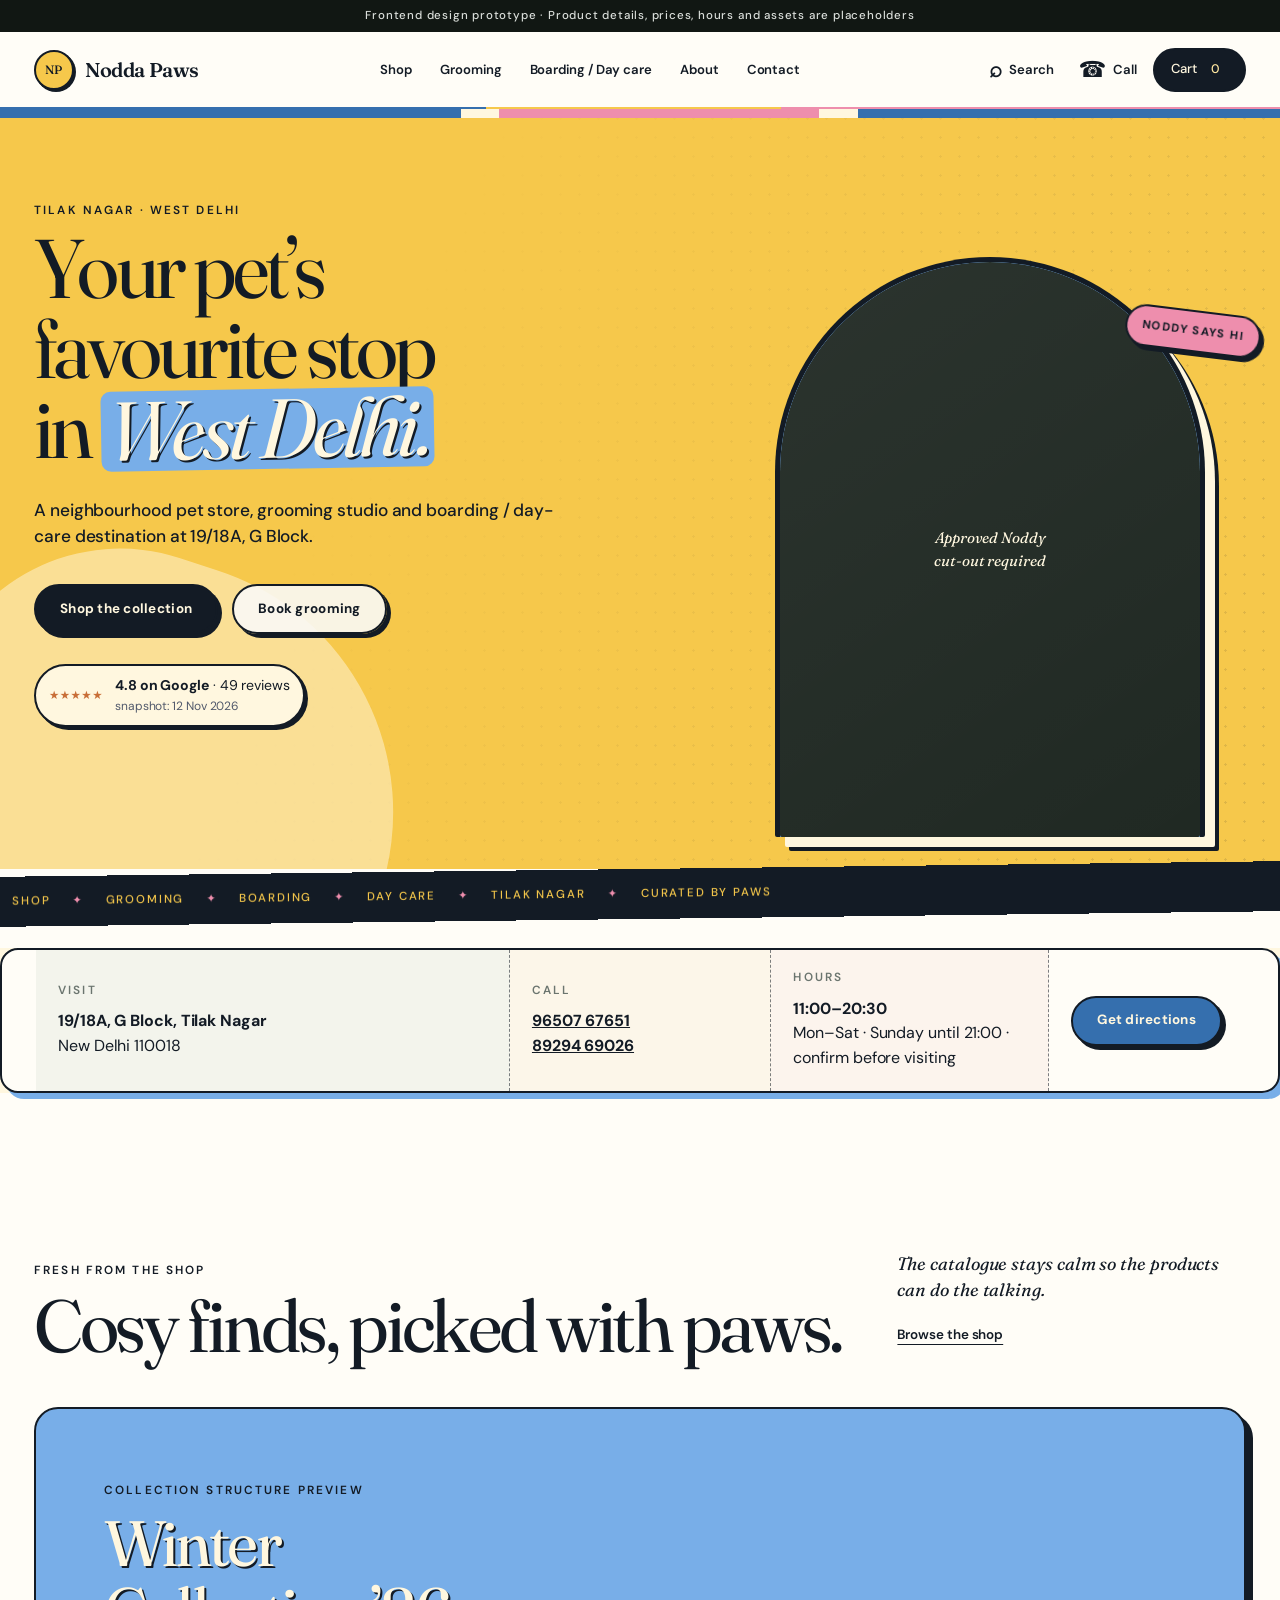
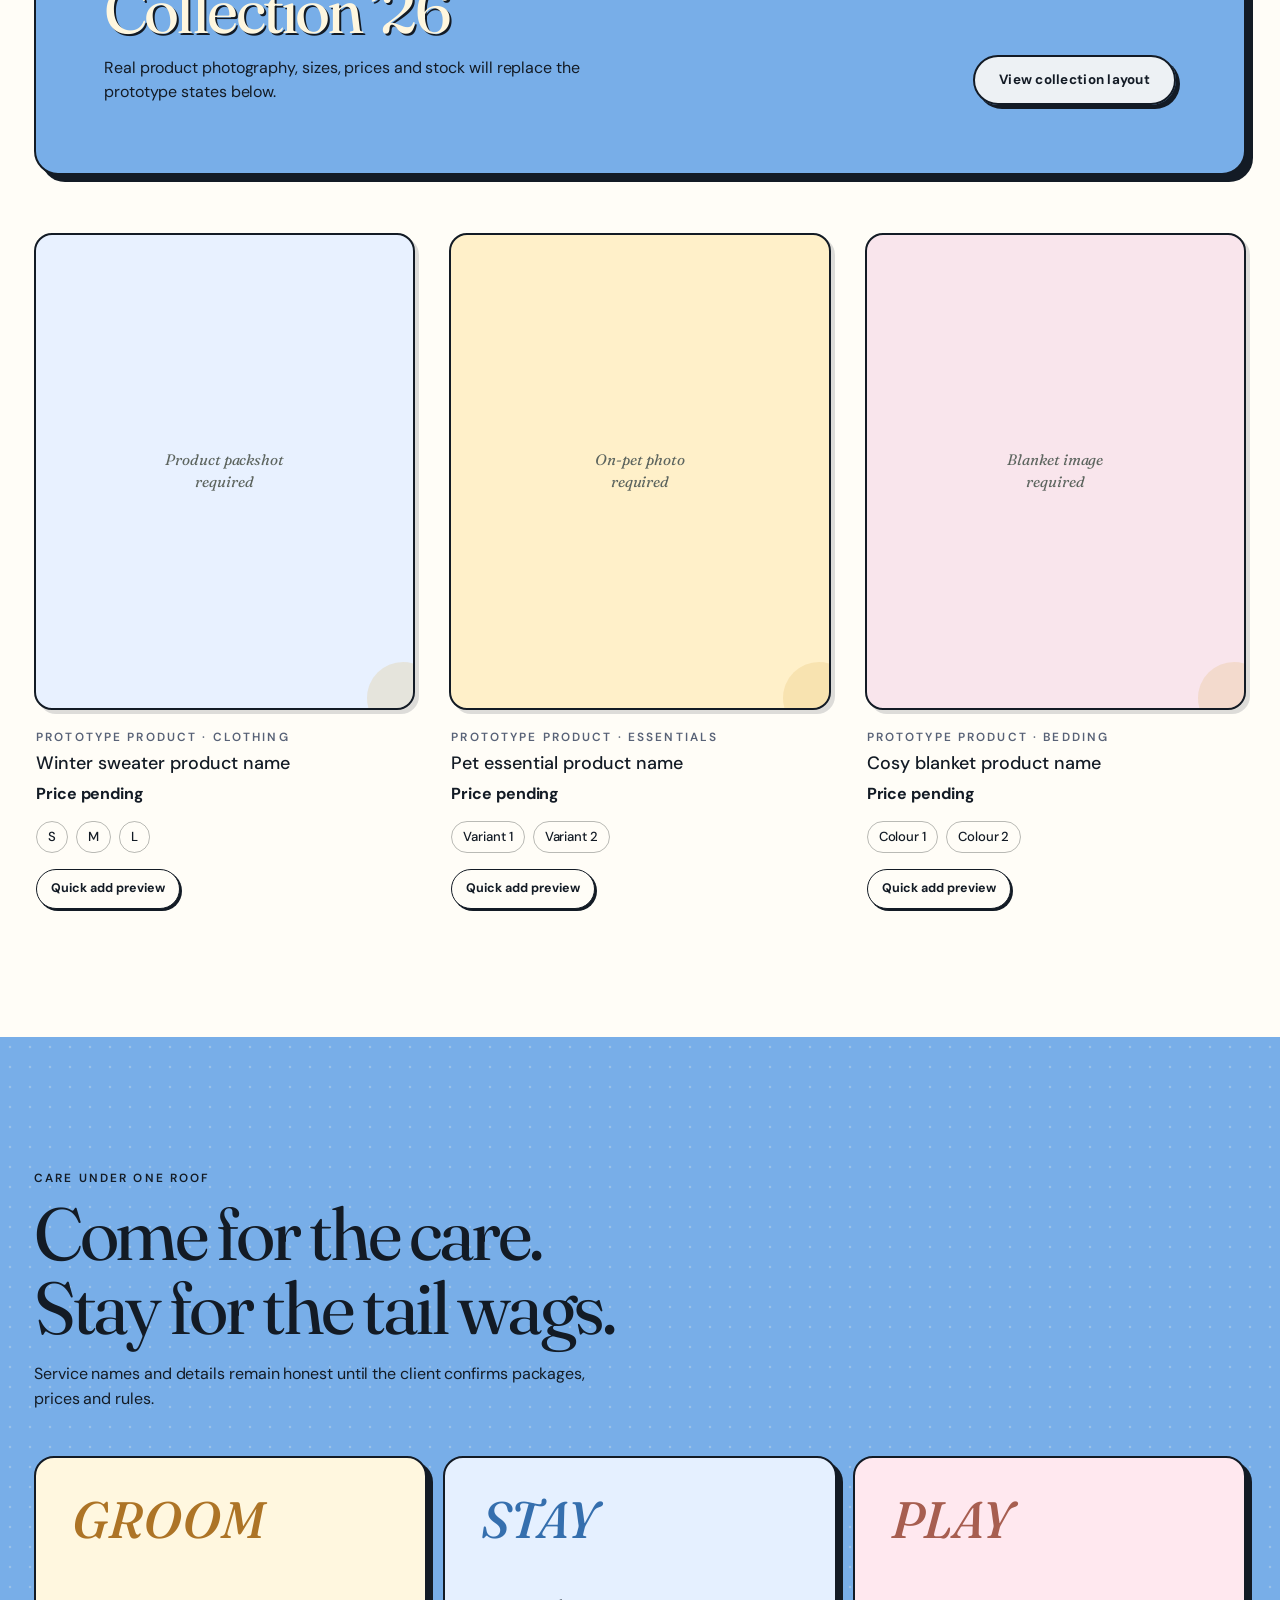
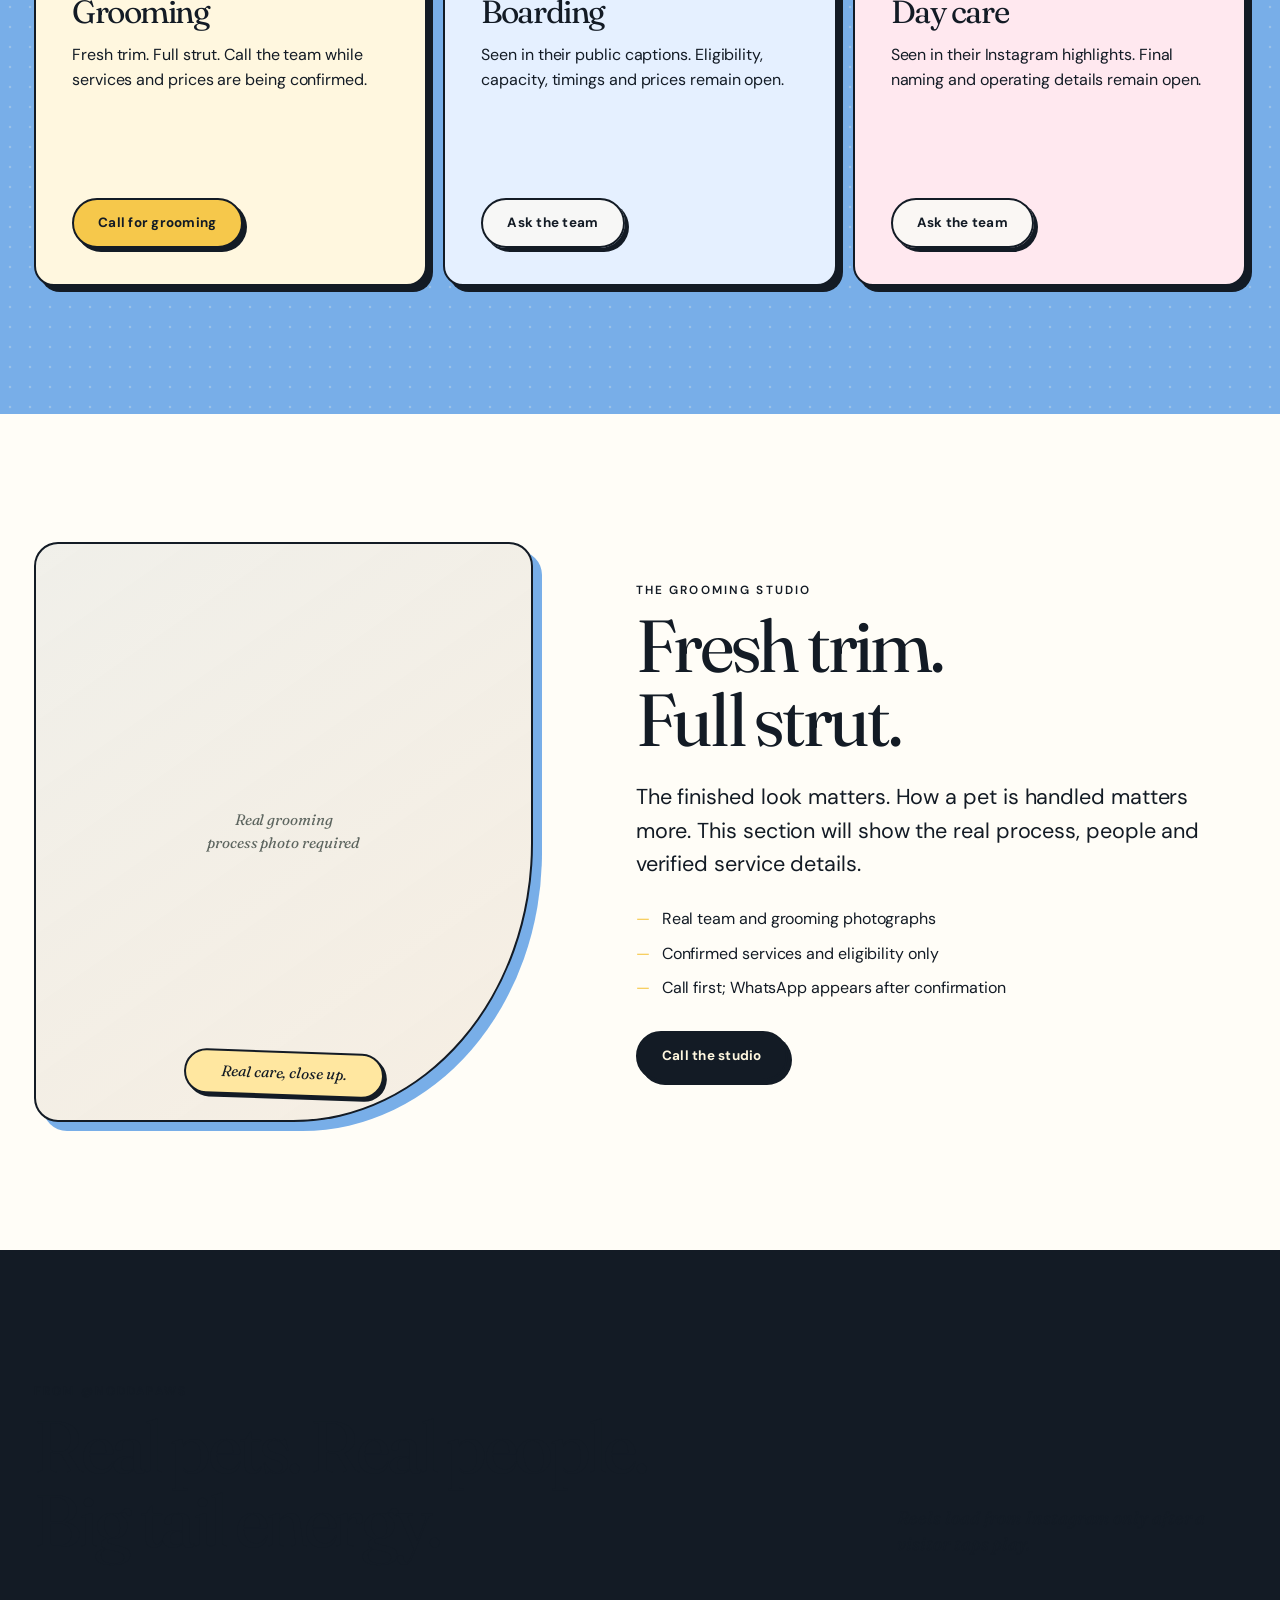
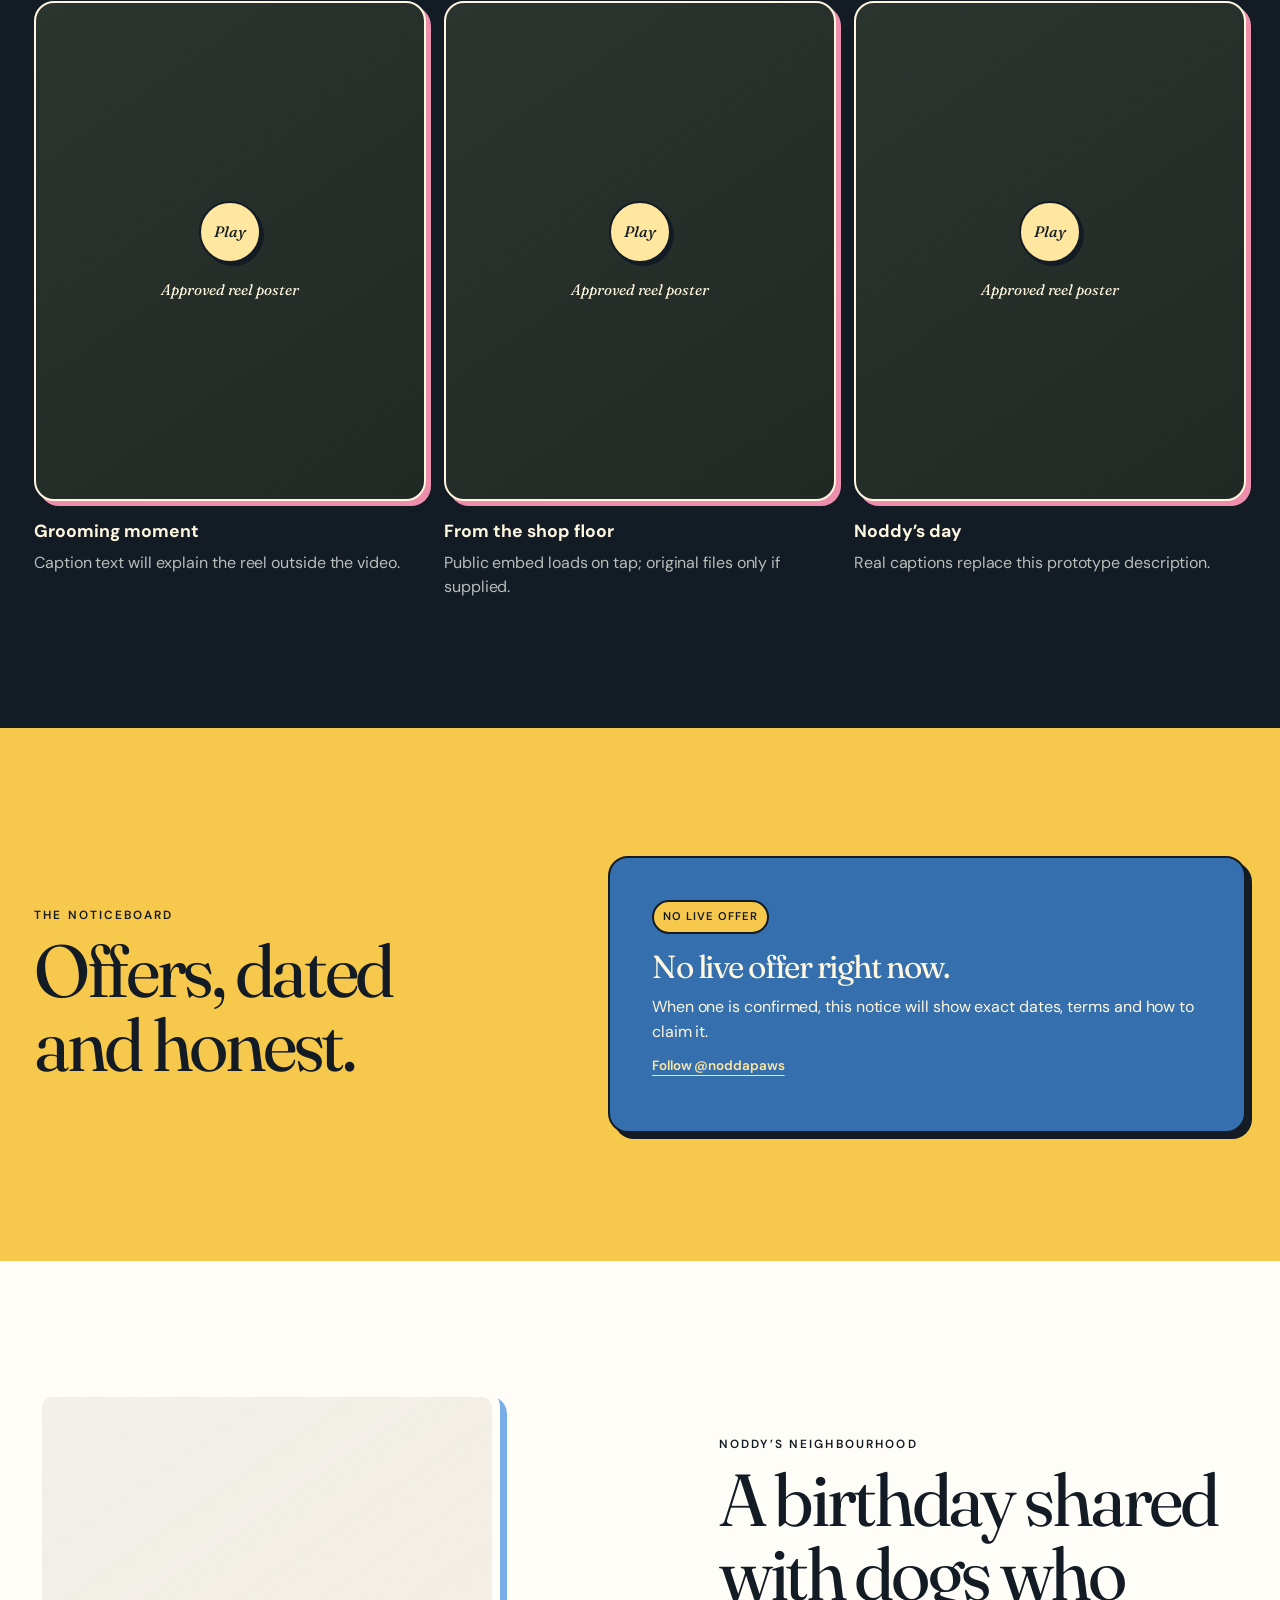
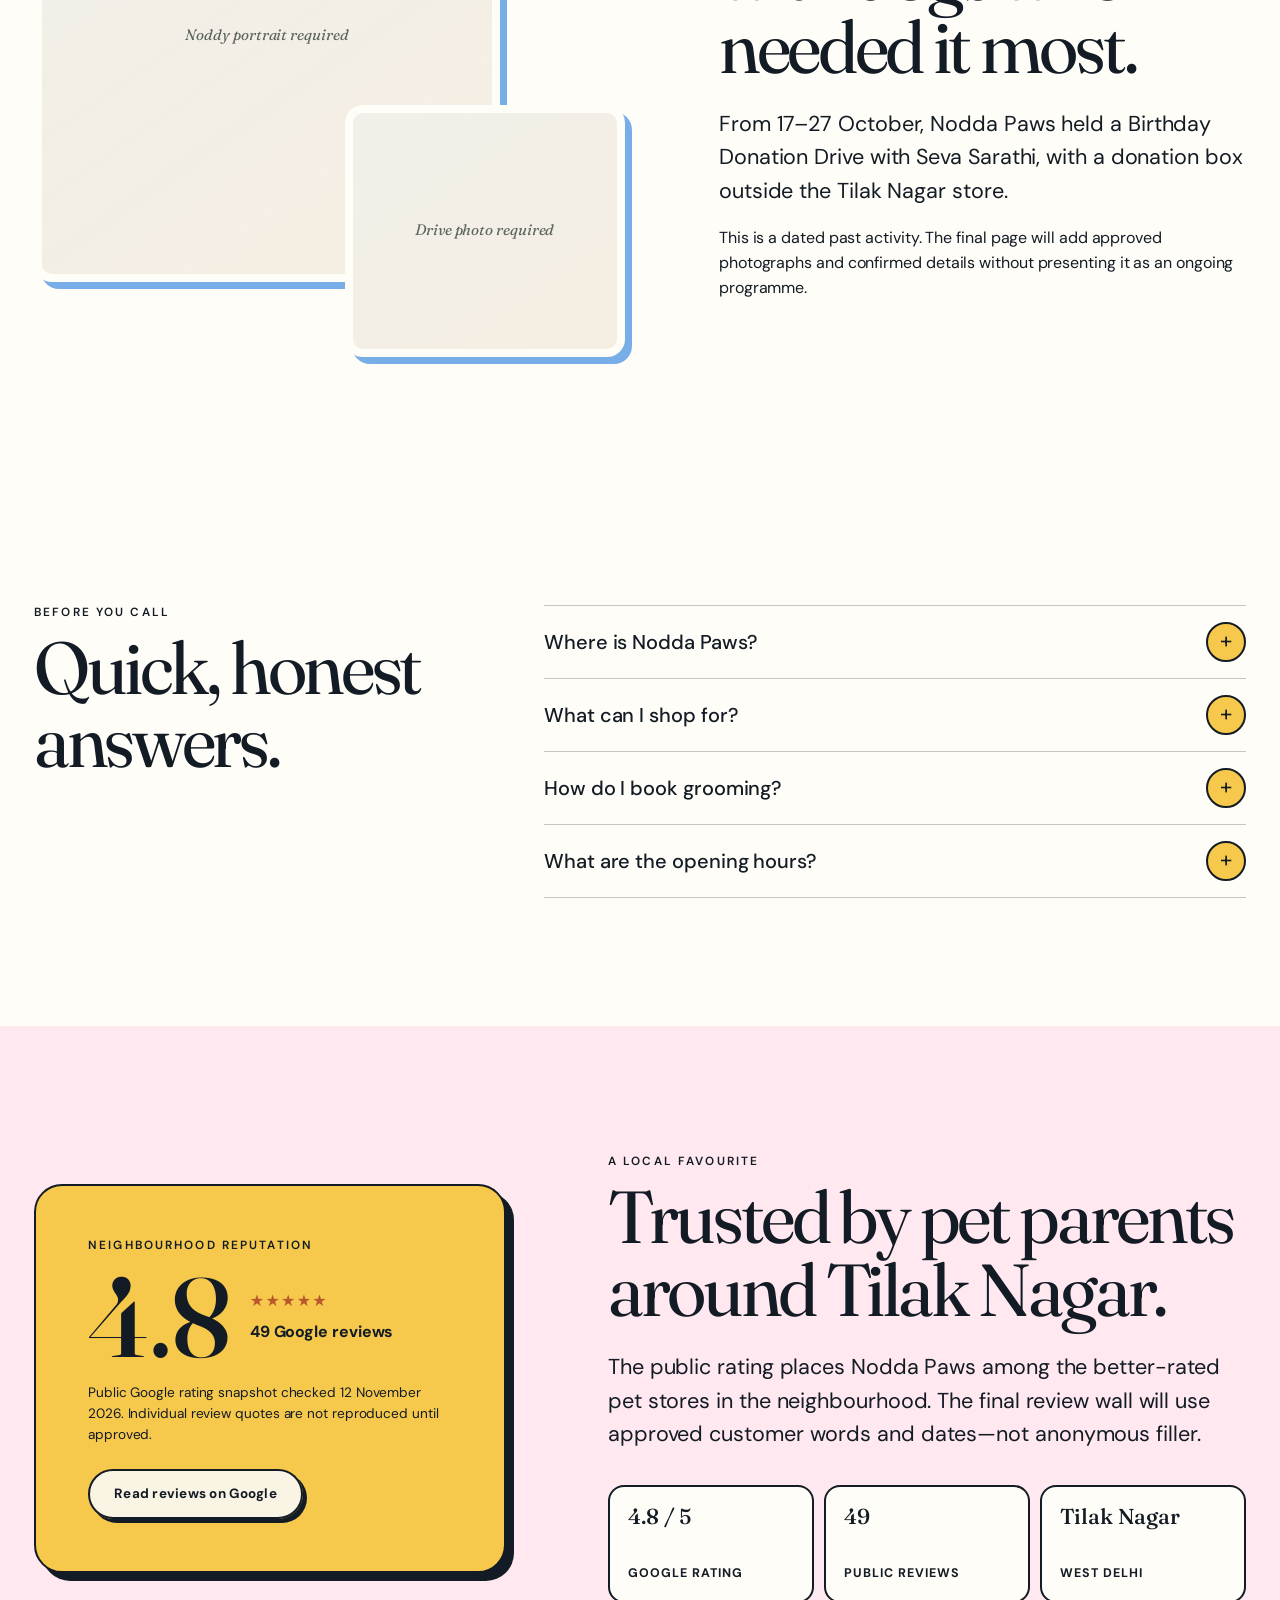
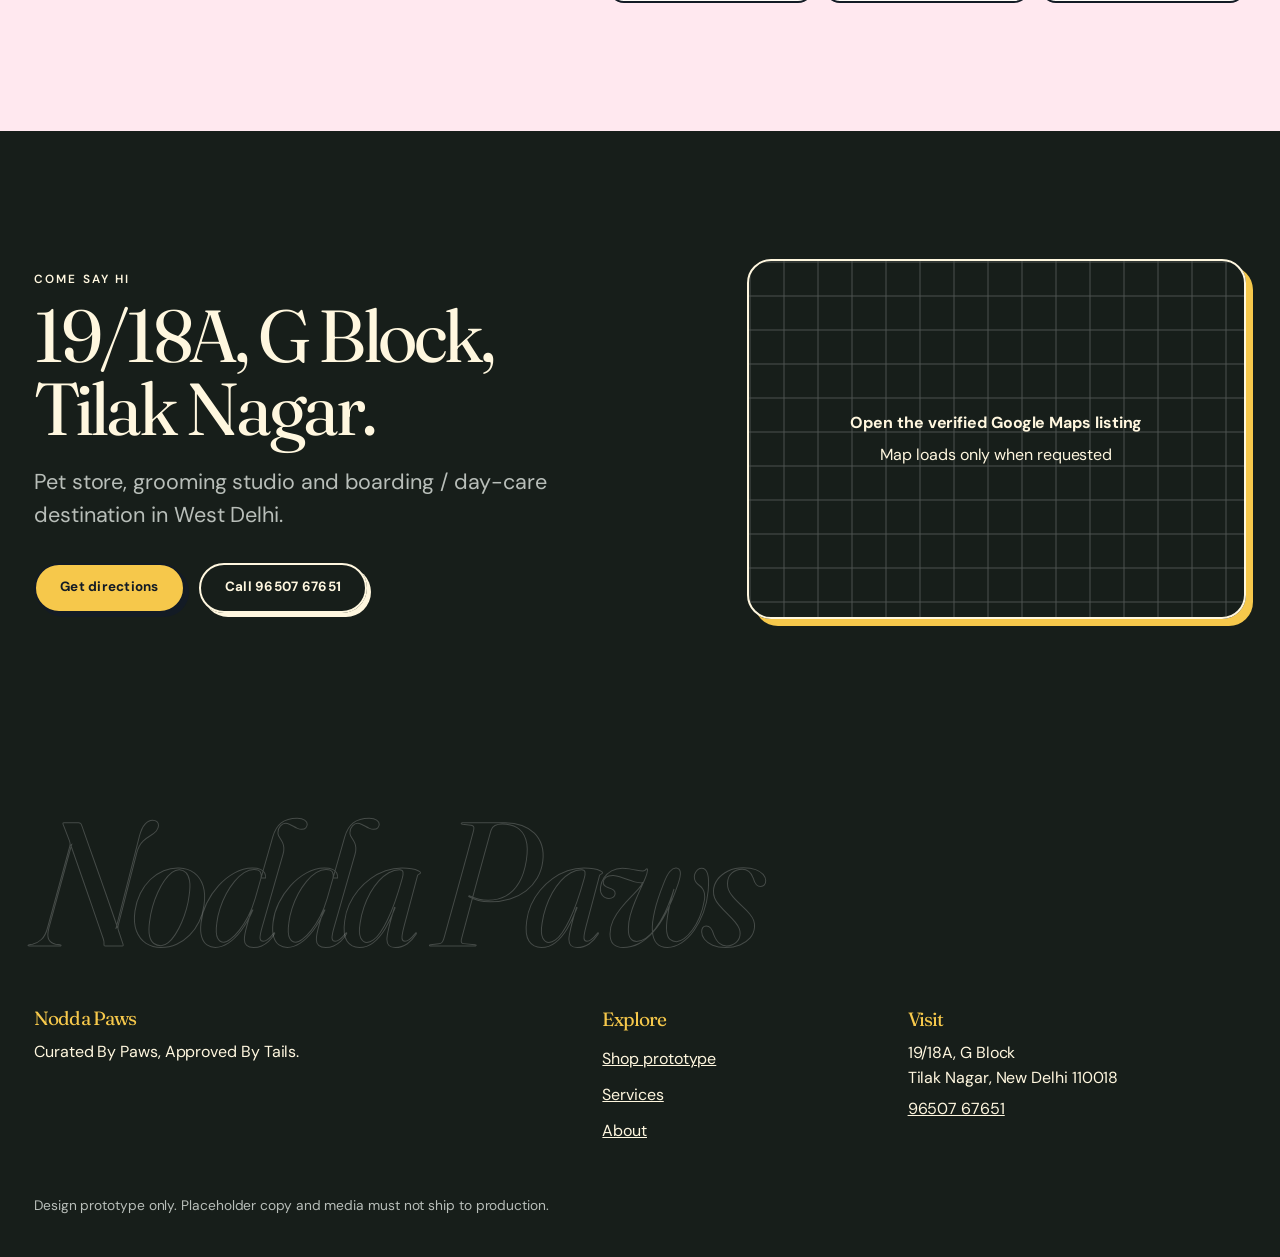
<file: prototype/index.html>
<!doctype html>
<html lang="en-IN">
<head>
  <meta charset="utf-8">
  <meta name="viewport" content="width=device-width, initial-scale=1">
  <meta name="description" content="Frontend design prototype for the Nodda Paws commerce website.">
  <title>Nodda Paws — Homepage design prototype</title>
  <link rel="preconnect" href="https://fonts.googleapis.com">
  <link rel="preconnect" href="https://fonts.gstatic.com" crossorigin>
  <link href="https://fonts.googleapis.com/css2?family=DM+Sans:opsz,wght@9..40,400;9..40,500;9..40,600&family=Fraunces:ital,opsz,wght@0,9..144,400;0,9..144,500;1,9..144,400&display=swap" rel="stylesheet">
  <link rel="stylesheet" href="styles.css?v=6">
  <script src="app.js?v=3" defer></script>
</head>
<body>
  <div class="site-loader" data-site-loader role="status" aria-live="polite" aria-label="Nodda Paws is loading">
    <div class="noddy-loader" aria-hidden="true">
      <span class="noddy-ear noddy-ear-left"></span>
      <span class="noddy-ear noddy-ear-right"></span>
      <span class="noddy-face"><i></i><i></i><b></b></span>
      <span class="noddy-paw"><i></i><i></i><i></i><b></b></span>
    </div>
    <p><strong>Noddy is fetching the good stuff</strong><span>Curated by paws. Approved by tails.</span></p>
  </div>
  <a class="skip-link" href="#main">Skip to content</a>

  <div class="prototype-bar" role="note">
    Frontend design prototype · Product details, prices, hours and assets are placeholders
  </div>

  <header class="site-header" data-header>
    <div class="shell header-row">
      <a class="brand" href="index.html" aria-label="Nodda Paws prototype home">
        <span class="logo-placeholder" aria-hidden="true">NP</span>
        <span class="brand-name">Nodda Paws</span>
      </a>

      <nav class="desktop-nav" aria-label="Primary navigation">
        <a href="shop.html">Shop</a>
        <a href="#services">Grooming</a>
        <a href="#services">Boarding / Day care</a>
        <a href="#about">About</a>
        <a href="#visit">Contact</a>
      </nav>

      <div class="header-actions">
        <button class="icon-action search-trigger" type="button" aria-label="Open product search">
          <span aria-hidden="true">⌕</span>
          <span class="action-label">Search</span>
        </button>
        <a class="icon-action" href="tel:+919650767651">
          <span aria-hidden="true">☎</span>
          <span class="action-label">Call</span>
        </a>
        <button class="cart-action" type="button" aria-label="Open prototype cart">
          Cart <span class="cart-count" aria-label="0 items">0</span>
        </button>
        <button class="menu-trigger" type="button" aria-expanded="false" aria-controls="mobile-menu">Menu</button>
      </div>
    </div>

    <nav class="mobile-menu" id="mobile-menu" aria-label="Mobile navigation" hidden>
      <a href="shop.html">Shop</a>
      <a href="#services">Grooming</a>
      <a href="#services">Boarding / Day care</a>
      <a href="#about">About</a>
      <a href="#visit">Contact</a>
    </nav>
  </header>

  <main id="main">
    <section class="hero poster-surface">
      <div class="awning" aria-hidden="true"></div>
      <div class="shell hero-grid">
        <div class="hero-copy">
          <p class="eyebrow dark-label">Tilak Nagar · West Delhi</p>
          <h1>Your pet’s favourite stop in <span>West Delhi.</span></h1>
          <p class="hero-intro">A neighbourhood pet store, grooming studio and boarding / day-care destination at 19/18A, G Block.</p>
          <div class="button-row">
            <a class="button button-ink" href="shop.html">Shop the collection</a>
            <a class="button button-paper" href="#services">Book grooming</a>
          </div>
          <a class="rating-badge" href="https://www.google.com/maps/search/?api=1&query=Nodda%20Paws%20Tilak%20Nagar" rel="noreferrer">
            <span class="stars" aria-hidden="true">★★★★★</span>
            <span><strong>4.8 on Google</strong> · 49 reviews <small>snapshot: 12 Nov 2026</small></span>
          </a>
        </div>

        <div class="hero-visual" aria-label="Approved Noddy cut-out will appear here">
          <div class="door-frame">
            <div class="photo-placeholder photo-placeholder-dark">
              <span>Approved Noddy<br>cut-out required</span>
            </div>
          </div>
          <span class="sticker sticker-pink">Noddy says hi</span>
          <span class="tag">Noddy approved</span>
        </div>
      </div>
    </section>

    <div class="ticker" aria-hidden="true">
      <div>Shop <b>✦</b> Grooming <b>✦</b> Boarding <b>✦</b> Day care <b>✦</b> Tilak Nagar <b>✦</b> Curated by paws</div>
    </div>

    <section class="practical" aria-label="Contact information">
      <div class="shell practical-grid">
        <div>
          <span class="meta-label">Visit</span>
          <strong>19/18A, G Block, Tilak Nagar</strong>
          <span>New Delhi 110018</span>
        </div>
        <div>
          <span class="meta-label">Call</span>
          <a href="tel:+919650767651">96507 67651</a>
          <a href="tel:+918929469026">89294 69026</a>
        </div>
        <div>
          <span class="meta-label">Hours</span>
          <strong>11:00–20:30</strong>
          <span>Mon–Sat · Sunday until 21:00 · confirm before visiting</span>
        </div>
        <div class="practical-action">
          <a class="button button-sky" href="https://www.google.com/maps/search/?api=1&query=Nodda%20Paws%20Tilak%20Nagar" rel="noreferrer">Get directions</a>
        </div>
      </div>
    </section>

    <section class="section shop-preview" id="shop">
      <div class="shell">
        <div class="section-heading split-heading">
          <div>
            <p class="eyebrow">Fresh from the shop</p>
            <h2>Cosy finds, picked with paws.</h2>
          </div>
          <div class="heading-note">
            <p class="fraunces">The catalogue stays calm so the products can do the talking.</p>
            <a class="text-link" href="shop.html">Browse the shop</a>
          </div>
        </div>

        <div class="collection-banner">
          <div>
            <p class="eyebrow dark-label">Collection structure preview</p>
            <h3>Winter Collection ’26</h3>
            <p>Real product photography, sizes, prices and stock will replace the prototype states below.</p>
          </div>
          <a class="button button-paper" href="shop.html">View collection layout</a>
        </div>

        <div class="product-grid">
          <article class="product-card">
            <div class="product-media photo-placeholder"><span>Product packshot<br>required</span></div>
            <div class="product-info">
              <p class="product-kicker">Prototype product · Clothing</p>
              <h3>Winter sweater product name</h3>
              <p class="product-price">Price pending</p>
              <div class="chip-row" aria-label="Prototype sizes"><span>S</span><span>M</span><span>L</span></div>
            </div>
          </article>
          <article class="product-card">
            <div class="product-media photo-placeholder"><span>On-pet photo<br>required</span></div>
            <div class="product-info">
              <p class="product-kicker">Prototype product · Essentials</p>
              <h3>Pet essential product name</h3>
              <p class="product-price">Price pending</p>
              <div class="chip-row" aria-label="Prototype variants"><span>Variant 1</span><span>Variant 2</span></div>
            </div>
          </article>
          <article class="product-card product-card-featured">
            <div class="product-media photo-placeholder"><span>Blanket image<br>required</span></div>
            <div class="product-info">
              <p class="product-kicker">Prototype product · Bedding</p>
              <h3>Cosy blanket product name</h3>
              <p class="product-price">Price pending</p>
              <div class="chip-row" aria-label="Prototype colours"><span>Colour 1</span><span>Colour 2</span></div>
            </div>
          </article>
        </div>
      </div>
    </section>

    <section class="section services poster-blue" id="services">
      <div class="shell">
        <div class="section-heading light-heading">
          <p class="eyebrow light-label">Care under one roof</p>
          <h2>Come for the care. Stay for the tail wags.</h2>
          <p>Service names and details remain honest until the client confirms packages, prices and rules.</p>
        </div>

        <div class="service-grid">
          <article class="service-card">
            <span class="service-word" aria-hidden="true">GROOM</span>
            <h3>Grooming</h3>
            <p>Fresh trim. Full strut. Call the team while services and prices are being confirmed.</p>
            <a class="button button-sun" href="tel:+919650767651">Call for grooming</a>
          </article>
          <article class="service-card stepped">
            <span class="service-word" aria-hidden="true">STAY</span>
            <h3>Boarding</h3>
            <p>Seen in their public captions. Eligibility, capacity, timings and prices remain open.</p>
            <a class="button button-paper" href="tel:+919650767651">Ask the team</a>
          </article>
          <article class="service-card">
            <span class="service-word" aria-hidden="true">PLAY</span>
            <h3>Day care</h3>
            <p>Seen in their Instagram highlights. Final naming and operating details remain open.</p>
            <a class="button button-paper" href="tel:+919650767651">Ask the team</a>
          </article>
        </div>
      </div>
    </section>

    <section class="section grooming-feature">
      <div class="shell feature-grid">
        <div class="feature-photo photo-placeholder photo-placeholder-tall">
          <span>Real grooming<br>process photo required</span>
          <em class="tape">Real care, close up.</em>
        </div>
        <div class="feature-copy">
          <p class="eyebrow">The grooming studio</p>
          <h2>Fresh trim. Full strut.</h2>
          <p class="large-copy">The finished look matters. How a pet is handled matters more. This section will show the real process, people and verified service details.</p>
          <ul class="plain-list">
            <li>Real team and grooming photographs</li>
            <li>Confirmed services and eligibility only</li>
            <li>Call first; WhatsApp appears after confirmation</li>
          </ul>
          <a class="button button-ink" href="tel:+919650767651">Call the studio</a>
        </div>
      </div>
    </section>

    <section class="section feed-section">
      <div class="shell">
        <div class="section-heading split-heading light-heading">
          <div>
            <p class="eyebrow light-label">From @noddapaws</p>
            <h2>Real pets. Real people. Big tail energy.</h2>
          </div>
          <p class="fraunces">Reels load from Instagram only after a visitor taps play.</p>
        </div>

        <div class="reel-rail" aria-label="Prototype Instagram reel posters">
          <article class="reel-card">
            <div class="reel-poster photo-placeholder photo-placeholder-dark">
              <button type="button" class="play-button" aria-label="Prototype reel; Instagram embed not connected">Play</button>
              <span>Approved reel poster</span>
            </div>
            <h3>Grooming moment</h3>
            <p>Caption text will explain the reel outside the video.</p>
          </article>
          <article class="reel-card">
            <div class="reel-poster photo-placeholder photo-placeholder-dark">
              <button type="button" class="play-button" aria-label="Prototype reel; Instagram embed not connected">Play</button>
              <span>Approved reel poster</span>
            </div>
            <h3>From the shop floor</h3>
            <p>Public embed loads on tap; original files only if supplied.</p>
          </article>
          <article class="reel-card">
            <div class="reel-poster photo-placeholder photo-placeholder-dark">
              <button type="button" class="play-button" aria-label="Prototype reel; Instagram embed not connected">Play</button>
              <span>Approved reel poster</span>
            </div>
            <h3>Noddy’s day</h3>
            <p>Real captions replace this prototype description.</p>
          </article>
        </div>
      </div>
    </section>

    <section class="section notice-section">
      <div class="shell notice-grid">
        <div>
          <p class="eyebrow">The noticeboard</p>
          <h2>Offers, dated and honest.</h2>
        </div>
        <article class="offer-ticket">
          <span class="status-label">No live offer</span>
          <h3>No live offer right now.</h3>
          <p>When one is confirmed, this notice will show exact dates, terms and how to claim it.</p>
          <a class="text-link light-link" href="https://www.instagram.com/noddapaws/" rel="noreferrer">Follow @noddapaws</a>
        </article>
      </div>
    </section>

    <section class="section community" id="about">
      <div class="shell community-grid">
        <div class="community-collage" aria-label="Approved community and Noddy photos will appear here">
          <div class="polaroid polaroid-large photo-placeholder"><span>Noddy portrait required</span></div>
          <div class="polaroid polaroid-small photo-placeholder"><span>Drive photo required</span></div>
          <span class="tape-strip" aria-hidden="true"></span>
        </div>
        <div>
          <p class="eyebrow">Noddy’s neighbourhood</p>
          <h2>A birthday shared with dogs who needed it most.</h2>
          <p class="large-copy">From 17–27 October, Nodda Paws held a Birthday Donation Drive with Seva Sarathi, with a donation box outside the Tilak Nagar store.</p>
          <p>This is a dated past activity. The final page will add approved photographs and confirmed details without presenting it as an ongoing programme.</p>
        </div>
      </div>
    </section>

    <section class="section questions">
      <div class="shell question-layout">
        <div>
          <p class="eyebrow">Before you call</p>
          <h2>Quick, honest answers.</h2>
        </div>
        <div class="accordion">
          <details>
            <summary>Where is Nodda Paws?</summary>
            <p>19/18A, G Block, Tilak Nagar, New Delhi 110018.</p>
          </details>
          <details>
            <summary>What can I shop for?</summary>
            <p>Public posts show winter sweaters, blankets and pet essentials. The complete catalogue is being prepared.</p>
          </details>
          <details>
            <summary>How do I book grooming?</summary>
            <p>Call the team for now. WhatsApp appears only after the client confirms the number and workflow.</p>
          </details>
          <details>
            <summary>What are the opening hours?</summary>
            <p>The public listing shows 11:00–20:30 Monday–Saturday and 11:00–21:00 Sunday. Hours can change, so call before visiting.</p>
          </details>
        </div>
      </div>
    </section>

    <section class="section reputation" aria-labelledby="reputation-title">
      <div class="shell reputation-grid">
        <div class="rating-panel">
          <p class="eyebrow">Neighbourhood reputation</p>
          <div class="rating-lockup"><strong>4.8</strong><span><b aria-hidden="true">★★★★★</b>49 Google reviews</span></div>
          <p class="rating-source">Public Google rating snapshot checked 12 November 2026. Individual review quotes are not reproduced until approved.</p>
          <a class="button button-paper" href="https://www.google.com/maps/search/?api=1&query=Nodda%20Paws%20Tilak%20Nagar" rel="noreferrer">Read reviews on Google</a>
        </div>
        <div class="reputation-copy">
          <p class="eyebrow">A local favourite</p>
          <h2>Trusted by pet parents around Tilak Nagar.</h2>
          <p class="large-copy">The public rating places Nodda Paws among the better-rated pet stores in the neighbourhood. The final review wall will use approved customer words and dates—not anonymous filler.</p>
          <div class="proof-grid">
            <div><strong>4.8 / 5</strong><span>Google rating</span></div>
            <div><strong>49</strong><span>Public reviews</span></div>
            <div><strong>Tilak Nagar</strong><span>West Delhi</span></div>
          </div>
        </div>
      </div>
    </section>

    <section class="section visit-section" id="visit">
      <div class="shell visit-grid">
        <div>
          <p class="eyebrow light-label">Come say hi</p>
          <h2>19/18A, G Block, Tilak Nagar.</h2>
          <p class="large-copy">Pet store, grooming studio and boarding / day-care destination in West Delhi.</p>
          <div class="button-row">
            <a class="button button-sun" href="https://www.google.com/maps/search/?api=1&query=Nodda%20Paws%20Tilak%20Nagar" rel="noreferrer">Get directions</a>
            <a class="button button-outline-light" href="tel:+919650767651">Call 96507 67651</a>
          </div>
        </div>
        <a class="map-placeholder" href="https://www.google.com/maps/search/?api=1&query=Nodda%20Paws%20Tilak%20Nagar" rel="noreferrer">
          <span class="map-grid" aria-hidden="true"></span>
          <strong>Open the verified Google Maps listing</strong>
          <span>Map loads only when requested</span>
        </a>
      </div>
    </section>
  </main>

  <footer class="site-footer">
    <div class="shell">
      <p class="footer-display" aria-hidden="true">Nodda Paws</p>
      <div class="footer-grid">
        <div>
          <h2>Nodda Paws</h2>
          <p>Curated By Paws, Approved By Tails.</p>
        </div>
        <div>
          <h3>Explore</h3>
          <a href="shop.html">Shop prototype</a>
          <a href="#services">Services</a>
          <a href="#about">About</a>
        </div>
        <div>
          <h3>Visit</h3>
          <p>19/18A, G Block<br>Tilak Nagar, New Delhi 110018</p>
          <a href="tel:+919650767651">96507 67651</a>
        </div>
      </div>
      <p class="fine-print">Design prototype only. Placeholder copy and media must not ship to production.</p>
    </div>
  </footer>

  <nav class="mobile-dock" aria-label="Quick actions">
    <a href="tel:+919650767651">Call</a>
    <a href="shop.html">Shop</a>
    <button type="button" class="dock-cart">Cart <span class="cart-count">0</span></button>
  </nav>

  <dialog class="search-dialog" aria-labelledby="search-title">
    <form method="dialog" class="dialog-top">
      <h2 id="search-title">Search the shop</h2>
      <button type="submit" class="close-button">Close</button>
    </form>
    <label for="prototype-search">Product search prototype</label>
    <input id="prototype-search" type="search" placeholder="Try “winter sweater”" autocomplete="off">
    <p>This design demonstrates the search entry. Results connect to the real catalogue in the commerce build.</p>
  </dialog>
</body>
</html>
</file>
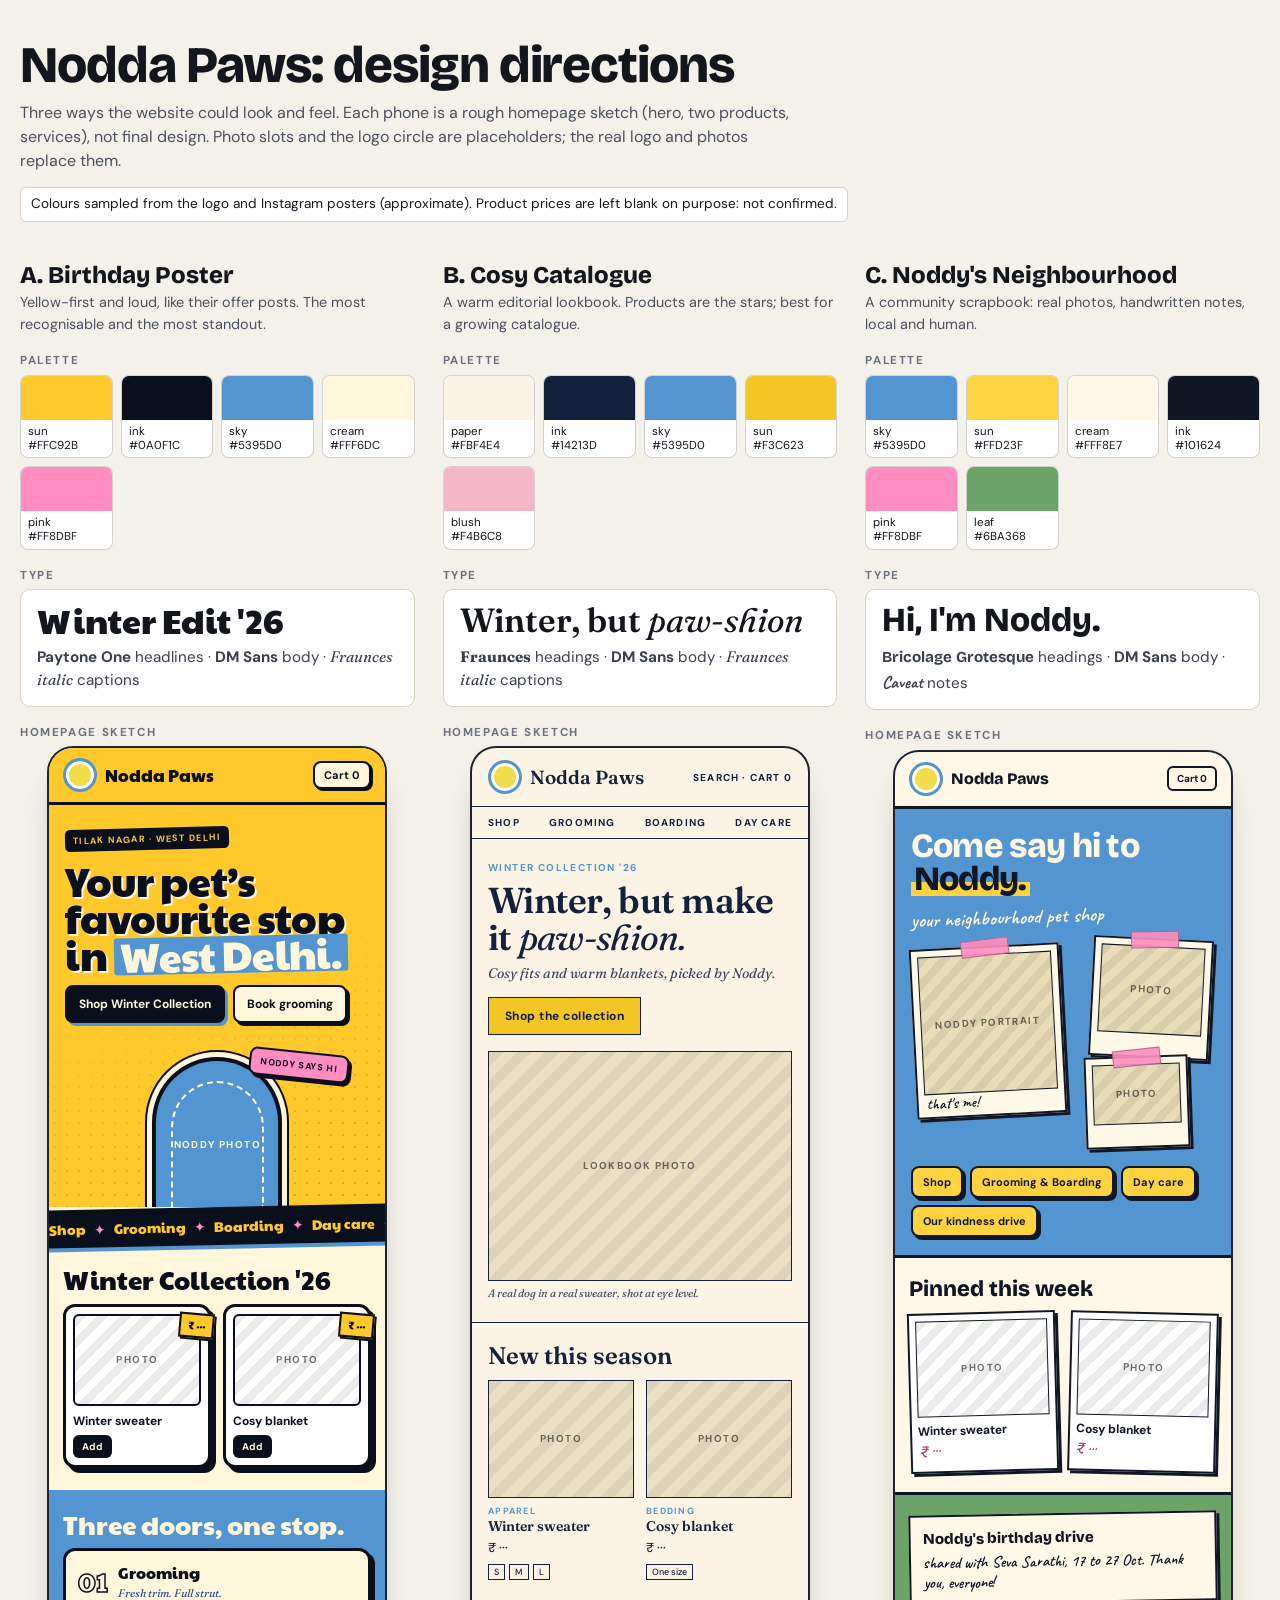
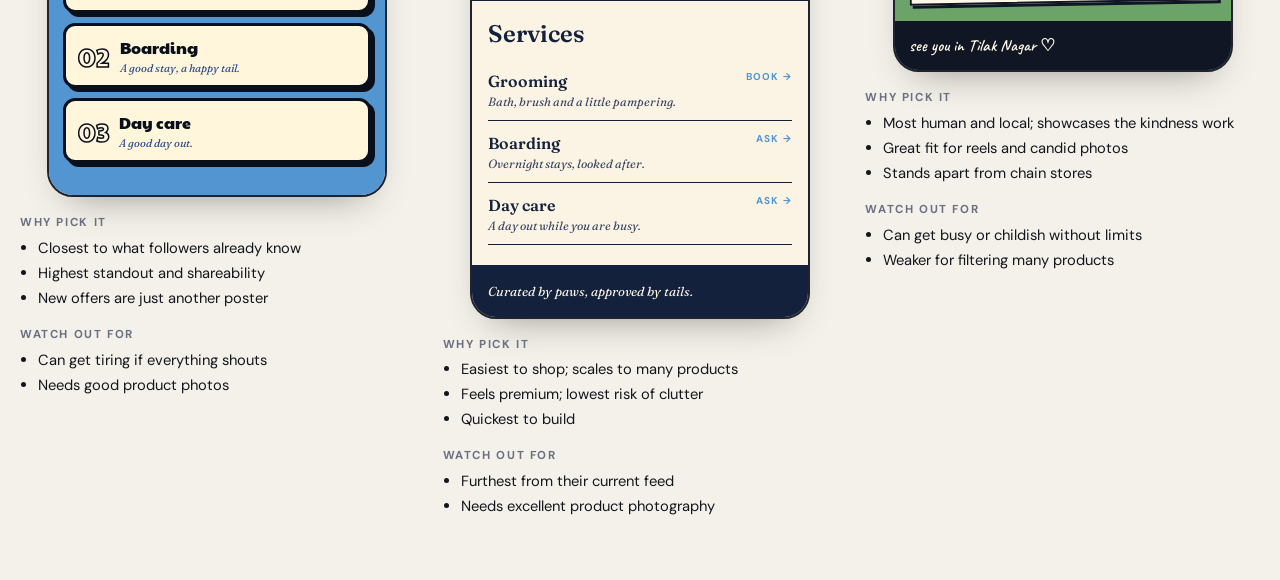
<file: directions-board.html>
<!doctype html>
<html lang="en">
<head>
<meta charset="utf-8">
<meta name="viewport" content="width=device-width, initial-scale=1">
<title>Nodda Paws: design directions board</title>
<link rel="preconnect" href="https://fonts.googleapis.com">
<link rel="preconnect" href="https://fonts.gstatic.com" crossorigin>
<link href="https://fonts.googleapis.com/css2?family=Bricolage+Grotesque:wght@600;800&family=Caveat:wght@600&family=DM+Sans:wght@400;500;700&family=Fraunces:ital,opsz,wght@0,9..144,600;1,9..144,400&family=Paytone+One&display=swap" rel="stylesheet">
<style>
:root{--bg:#f4f1ea;--ink:#14161d;--line:#d9d3c4}
*{box-sizing:border-box}
body{margin:0;background:var(--bg);color:var(--ink);font:400 16px/1.5 'DM Sans',system-ui,sans-serif}
.wrap{max-width:1360px;margin:0 auto;padding:0 20px}
header.top{padding:40px 0 20px}
header.top h1{font:800 clamp(2rem,5vw,3.2rem)/1 'Bricolage Grotesque',sans-serif;margin:0 0 10px;letter-spacing:-.02em}
header.top p{margin:0;max-width:70ch;color:#4b5060}
.note{display:inline-block;margin-top:14px;padding:6px 10px;border:1px solid var(--line);border-radius:6px;background:#fff;font-size:.85rem}
.cols{display:grid;gap:36px;padding:20px 0 60px}
@media(min-width:1100px){.cols{grid-template-columns:repeat(3,1fr);gap:28px}}
.col{min-width:0}
.col h2{font:800 1.5rem/1.1 'Bricolage Grotesque',sans-serif;margin:0 0 4px}
.col .tag{font-size:.9rem;color:#4b5060;margin:0 0 14px;min-height:3em}
h3.k{font:700 .72rem/1 'DM Sans';letter-spacing:.14em;text-transform:uppercase;margin:20px 0 8px;color:#6a7080}
.sw{display:grid;grid-template-columns:repeat(auto-fit,minmax(88px,1fr));gap:8px}
.sw div{border:1px solid rgba(0,0,0,.18);border-radius:8px;overflow:hidden;font-size:.72rem;line-height:1.2;background:#fff}
.sw i{display:block;height:44px}
.sw span{display:block;padding:5px 7px}
.spec{border:1px solid var(--line);background:#fff;border-radius:10px;padding:14px 16px}
.spec .big{font-size:2.1rem;line-height:1;margin:0 0 8px}
.spec .small{margin:0;font-size:.95rem;color:#3a3f4d}
.phonewrap{display:flex;justify-content:center;margin-top:8px}
.phone .nav,.phone .menu,.phone .tape{white-space:nowrap}
.phone{width:340px;min-width:318px;max-width:100%;border:2px solid #20232c;border-radius:26px;overflow:hidden;background:#fff;box-shadow:0 18px 40px -22px rgba(0,0,0,.45)}
.ph{background:repeating-linear-gradient(135deg,rgba(0,0,0,.08) 0 8px,transparent 8px 16px);display:grid;place-items:center;font:700 10px/1 'DM Sans';letter-spacing:.14em;text-transform:uppercase;color:rgba(0,0,0,.55)}
.logo{width:34px;height:34px;border-radius:50%;border:3px solid #5395D0;background:#F1DC49;flex:none;box-shadow:inset 0 0 0 3px #fff}
ul.pros{margin:0;padding-left:18px;font-size:.92rem}
ul.pros li{margin:3px 0}

/* ============ A. Birthday Poster ============ */
.A{--sun:#FFC92B;--ink:#0A0F1C;--sky:#5395D0;--cream:#FFF6DC;--pink:#FF8DBF;background:var(--cream);color:var(--ink);font-family:'DM Sans'}
.A .nav{background:var(--sun);border-bottom:3px solid var(--ink);padding:10px 14px;display:flex;align-items:center;gap:8px;font:400 17px 'Paytone One'}
.A .nav .sp{flex:1}
.A .cart{border:2.5px solid var(--ink);border-radius:8px;padding:5px 9px;font:700 11px 'DM Sans';box-shadow:2px 2px 0 var(--ink);background:var(--cream)}
.A .hero{background:var(--sun);padding:20px 16px 0;position:relative;overflow:hidden}
.A .hero:before{content:"";position:absolute;inset:0;background:radial-gradient(rgba(10,15,28,.2) 1.2px,transparent 1.5px) 0 0/12px 12px;-webkit-mask:linear-gradient(160deg,transparent 40%,#000);mask:linear-gradient(160deg,transparent 40%,#000)}
.A .eyebrow{position:relative;display:inline-block;background:var(--ink);color:var(--sun);padding:5px 8px;border-radius:5px;font:700 9px 'DM Sans';letter-spacing:.14em;text-transform:uppercase;transform:rotate(-1.5deg)}
.A h1{position:relative;font:400 41px/.9 'Paytone One';letter-spacing:-.02em;margin:12px 0;text-shadow:2px 2px 0 var(--cream)}
.A h1 mark{background:var(--sky);color:var(--cream);padding:0 6px;border-radius:3px;text-shadow:none;display:inline-block;transform:rotate(-1.2deg)}
.A .btns{position:relative;display:flex;gap:8px;flex-wrap:wrap}
.A .btn{border:2.5px solid var(--ink);border-radius:8px;padding:9px 12px;font:700 12px 'DM Sans';box-shadow:3px 3px 0 var(--ink);background:var(--cream)}
.A .btn.p{background:var(--ink);color:var(--cream);box-shadow:3px 3px 0 var(--sky)}
.A .stage{position:relative;height:170px;margin-top:14px;display:grid;place-items:end center}
.A .door{width:130px;height:150px;background:var(--sky);border:4px solid var(--ink);border-bottom:0;border-radius:65px 65px 0 0;box-shadow:0 0 0 5px var(--cream),0 0 0 7px var(--ink);display:grid;place-items:end center}
.A .door .ph{width:76%;height:86%;border:2px dashed var(--cream);border-bottom:0;border-radius:52px 52px 0 0;color:var(--cream);background:none}
.A .stk{position:absolute;right:20px;top:14px;background:var(--pink);border:2.5px solid var(--ink);border-radius:8px;padding:6px 9px;font:700 9px 'DM Sans';letter-spacing:.08em;text-transform:uppercase;box-shadow:3px 3px 0 var(--ink);transform:rotate(6deg)}
.A .tape{background:var(--ink);color:var(--sun);padding:9px 0;white-space:nowrap;overflow:hidden;font:400 14px 'Paytone One';transform:rotate(-1.2deg);margin:0 -8px;box-shadow:0 4px 0 var(--sky)}
.A .tape span{padding:0 8px}.A .tape i{color:var(--pink);font-style:normal}
.A .sec{padding:22px 14px}
.A .sec h2{font:400 26px/.95 'Paytone One';margin:0 0 12px}
.A .grid{display:grid;grid-template-columns:1fr 1fr;gap:12px}
.A .card{border:3px solid var(--ink);border-radius:12px;background:#fff;box-shadow:5px 5px 0 var(--ink);padding:7px;position:relative}
.A .card .ph{height:92px;border:2px solid var(--ink);border-radius:6px}
.A .card b{display:block;font:700 12px 'DM Sans';margin:7px 0 2px}
.A .price{position:absolute;right:-6px;top:6px;background:var(--sun);border:2.5px solid var(--ink);padding:3px 7px;font:400 11px 'Paytone One';transform:rotate(5deg);box-shadow:2px 2px 0 var(--ink)}
.A .add{display:inline-block;margin-top:4px;background:var(--ink);color:var(--cream);border-radius:6px;padding:5px 9px;font:700 10px 'DM Sans'}
.A .svc{background:var(--sky);color:var(--cream);padding:22px 14px}
.A .svc h2{font:400 26px/.95 'Paytone One';margin:0 0 12px}
.A .row{display:flex;gap:10px;align-items:center;background:var(--cream);color:var(--ink);border:3px solid var(--ink);border-radius:12px;padding:10px 12px;margin-bottom:10px;box-shadow:4px 4px 0 var(--ink)}
.A .row s{text-decoration:none;font:400 26px 'Paytone One';color:transparent;-webkit-text-stroke:1.5px var(--ink)}
.A .row b{font:400 16px 'Paytone One'}
.A .row small{display:block;font:italic 400 11px 'Fraunces';color:#26468a}

/* ============ B. Cosy Catalogue ============ */
.B{--paper:#FBF4E4;--ink:#14213D;--sky:#5395D0;--sun:#F3C623;--blush:#F4B6C8;background:var(--paper);color:var(--ink);font-family:'DM Sans'}
.B .nav{padding:12px 16px;display:flex;align-items:center;gap:8px;border-bottom:1px solid var(--ink)}
.B .nav b{font:600 19px 'Fraunces'}
.B .nav .sp{flex:1}.B .nav small{font:700 10px 'DM Sans';letter-spacing:.12em;text-transform:uppercase}
.B .menu{display:flex;justify-content:space-between;padding:9px 16px;border-bottom:1px solid var(--ink);font:700 10px 'DM Sans';letter-spacing:.12em;text-transform:uppercase}
.B .hero{padding:22px 16px}
.B .kick{font:700 10px 'DM Sans';letter-spacing:.14em;text-transform:uppercase;color:var(--sky)}
.B h1{font:600 36px/1.02 'Fraunces';letter-spacing:-.02em;margin:8px 0 8px}
.B h1 em{font-style:italic;font-weight:400}
.B .lede{font:italic 400 14px/1.4 'Fraunces';color:#3a4663;margin:0 0 14px}
.B .btn{display:inline-block;background:var(--sun);border:1px solid var(--ink);padding:10px 16px;font:700 12px 'DM Sans';letter-spacing:.04em}
.B .photo{margin:16px 0 0;height:230px;border:1px solid var(--ink)}
.B .photo.ph{background:repeating-linear-gradient(135deg,rgba(20,33,61,.07) 0 10px,transparent 10px 20px),#ece0c4}
.B .cap{font:italic 400 11px 'Fraunces';margin-top:5px;color:#3a4663}
.B .sec{padding:20px 16px;border-top:1px solid var(--ink)}
.B .sec h2{font:600 24px/1.05 'Fraunces';margin:0 0 12px}
.B .grid{display:grid;grid-template-columns:1fr 1fr;gap:14px 12px}
.B .card .ph{height:118px;border:1px solid var(--ink);background:repeating-linear-gradient(135deg,rgba(20,33,61,.07) 0 10px,transparent 10px 20px),#ece0c4}
.B .card small{display:block;margin-top:7px;font:700 9px 'DM Sans';letter-spacing:.14em;text-transform:uppercase;color:var(--sky)}
.B .card b{display:block;font:600 14px 'Fraunces'}
.B .card span{font:500 13px 'DM Sans'}
.B .chips{display:flex;gap:4px;margin-top:5px}.B .chips i{font-style:normal;border:1px solid var(--ink);padding:1px 5px;font:500 9px 'DM Sans'}
.B .menu2 .it{display:flex;justify-content:space-between;gap:10px;padding:11px 0;border-bottom:1px solid var(--ink)}
.B .menu2 b{font:600 16px 'Fraunces'}
.B .menu2 span{font:italic 400 12px 'Fraunces';color:#3a4663;display:block}
.B .menu2 a{font:700 10px 'DM Sans';letter-spacing:.12em;text-transform:uppercase;color:var(--sky);white-space:nowrap}
.B .foot{background:var(--ink);color:var(--paper);padding:18px 16px;font:italic 400 13px 'Fraunces'}

/* ============ C. Noddy's Neighbourhood ============ */
.C{--sky:#5395D0;--sun:#FFD23F;--cream:#FFF8E7;--ink:#101624;--pink:#FF8DBF;--leaf:#6BA368;background:var(--sky);color:var(--ink);font-family:'DM Sans'}
.C .nav{background:var(--cream);padding:10px 14px;display:flex;align-items:center;gap:8px;border-bottom:3px solid var(--ink);font:800 16px 'Bricolage Grotesque'}
.C .nav .sp{flex:1}
.C .nav small{font:700 10px 'DM Sans';border:2px solid var(--ink);padding:4px 8px;border-radius:6px}
.C .hero{padding:20px 16px 8px;position:relative}
.C h1{font:800 34px/.98 'Bricolage Grotesque';color:var(--cream);letter-spacing:-.02em;margin:0 0 8px}
.C h1 u{text-decoration:none;background:linear-gradient(transparent 58%,var(--sun) 58% 92%,transparent 92%);color:var(--ink);padding:0 3px}
.C .hand{font:600 20px 'Caveat';color:var(--cream);transform:rotate(-2deg);margin:0 0 10px}
.C .board{position:relative;height:210px;margin:10px 0}
.C .pol{position:absolute;background:var(--cream);padding:6px 6px 22px;border:2px solid var(--ink);box-shadow:3px 3px 0 var(--ink)}
.C .pol .ph{width:100%;height:100%;border:1.5px solid var(--ink);background:repeating-linear-gradient(135deg,rgba(16,22,36,.08) 0 8px,transparent 8px 16px),#e9dcb8}
.C .pol:before{content:"";position:absolute;top:-9px;left:50%;width:46px;height:15px;margin-left:-23px;background:rgba(255,141,191,.9);border:1px solid rgba(16,22,36,.3);transform:rotate(-4deg)}
.C .p1{left:2px;top:8px;width:150px;height:170px;transform:rotate(-3deg)}
.C .p2{right:4px;top:0;width:120px;height:120px;transform:rotate(3deg)}
.C .p3{right:26px;top:118px;width:104px;height:92px;transform:rotate(-2deg)}
.C .p1 span{position:absolute;bottom:3px;left:8px;font:600 15px 'Caveat'}
.C .links{display:flex;gap:7px;flex-wrap:wrap;padding:0 16px 18px}
.C .links a{background:var(--sun);border:2.5px solid var(--ink);border-radius:8px;padding:7px 10px;font:700 11px 'DM Sans';box-shadow:3px 3px 0 var(--ink)}
.C .sec{background:var(--cream);border-top:3px solid var(--ink);padding:20px 14px}
.C .sec h2{font:800 22px/1 'Bricolage Grotesque';margin:0 0 12px}
.C .grid{display:grid;grid-template-columns:1fr 1fr;gap:16px 12px}
.C .card{position:relative;background:#fff;border:2px solid var(--ink);padding:6px 6px 8px;box-shadow:3px 3px 0 var(--ink)}
.C .card:nth-child(1){transform:rotate(-1.6deg)}.C .card:nth-child(2){transform:rotate(1.4deg)}
.C .card .ph{height:96px;border:1.5px solid var(--ink)}
.C .card b{display:block;font:700 12px 'DM Sans';margin-top:6px}
.C .card em{font:600 17px 'Caveat';font-style:normal;color:#b3365f}
.C .kind{background:var(--leaf);color:#fff;border-top:3px solid var(--ink);padding:18px 14px}
.C .kind .note2{background:var(--cream);color:var(--ink);border:2px solid var(--ink);padding:10px 12px;box-shadow:3px 3px 0 var(--ink);transform:rotate(-1deg)}
.C .kind .note2 b{font:800 15px 'Bricolage Grotesque'}
.C .kind .note2 span{display:block;font:600 16px 'Caveat';margin-top:2px}
.C .foot{background:var(--ink);color:var(--cream);padding:14px;font:600 17px 'Caveat'}
</style>
</head>
<body>
<div class="wrap">
  <header class="top">
    <h1>Nodda Paws: design directions</h1>
    <p>Three ways the website could look and feel. Each phone is a rough homepage sketch (hero, two products, services), not final design. Photo slots and the logo circle are placeholders; the real logo and photos replace them.</p>
    <span class="note">Colours sampled from the logo and Instagram posters (approximate). Product prices are left blank on purpose: not confirmed.</span>
  </header>

  <div class="cols">

    <!-- A -->
    <section class="col">
      <h2>A. Birthday Poster</h2>
      <p class="tag">Yellow-first and loud, like their offer posts. The most recognisable and the most standout.</p>

      <h3 class="k">Palette</h3>
      <div class="sw">
        <div><i style="background:#FFC92B"></i><span>sun<br>#FFC92B</span></div>
        <div><i style="background:#0A0F1C"></i><span>ink<br>#0A0F1C</span></div>
        <div><i style="background:#5395D0"></i><span>sky<br>#5395D0</span></div>
        <div><i style="background:#FFF6DC"></i><span>cream<br>#FFF6DC</span></div>
        <div><i style="background:#FF8DBF"></i><span>pink<br>#FF8DBF</span></div>
      </div>

      <h3 class="k">Type</h3>
      <div class="spec">
        <p class="big" style="font-family:'Paytone One'">Winter Edit '26</p>
        <p class="small"><b>Paytone One</b> headlines · <b>DM Sans</b> body · <i style="font-family:Fraunces">Fraunces italic</i> captions</p>
      </div>

      <h3 class="k">Homepage sketch</h3>
      <div class="phonewrap"><div class="phone A">
        <div class="nav"><span class="logo"></span>Nodda Paws<span class="sp"></span><span class="cart">Cart 0</span></div>
        <div class="hero">
          <span class="eyebrow">Tilak Nagar · West Delhi</span>
          <h1>Your pet’s favourite stop in <mark>West Delhi.</mark></h1>
          <div class="btns"><span class="btn p">Shop Winter Collection</span><span class="btn">Book grooming</span></div>
          <div class="stage"><div class="door"><div class="ph">Noddy photo</div></div><span class="stk">Noddy says hi</span></div>
        </div>
        <div class="tape"><span>Shop</span><i>✦</i><span>Grooming</span><i>✦</i><span>Boarding</span><i>✦</i><span>Day care</span><i>✦</i><span>Shop</span></div>
        <div class="sec">
          <h2>Winter Collection '26</h2>
          <div class="grid">
            <div class="card"><div class="ph">photo</div><span class="price">₹ ···</span><b>Winter sweater</b><span class="add">Add</span></div>
            <div class="card"><div class="ph">photo</div><span class="price">₹ ···</span><b>Cosy blanket</b><span class="add">Add</span></div>
          </div>
        </div>
        <div class="svc">
          <h2>Three doors, one stop.</h2>
          <div class="row"><s>01</s><div><b>Grooming</b><small>Fresh trim. Full strut.</small></div></div>
          <div class="row"><s>02</s><div><b>Boarding</b><small>A good stay, a happy tail.</small></div></div>
          <div class="row"><s>03</s><div><b>Day care</b><small>A good day out.</small></div></div>
        </div>
      </div></div>

      <h3 class="k">Why pick it</h3>
      <ul class="pros"><li>Closest to what followers already know</li><li>Highest standout and shareability</li><li>New offers are just another poster</li></ul>
      <h3 class="k">Watch out for</h3>
      <ul class="pros"><li>Can get tiring if everything shouts</li><li>Needs good product photos</li></ul>
    </section>

    <!-- B -->
    <section class="col">
      <h2>B. Cosy Catalogue</h2>
      <p class="tag">A warm editorial lookbook. Products are the stars; best for a growing catalogue.</p>

      <h3 class="k">Palette</h3>
      <div class="sw">
        <div><i style="background:#FBF4E4"></i><span>paper<br>#FBF4E4</span></div>
        <div><i style="background:#14213D"></i><span>ink<br>#14213D</span></div>
        <div><i style="background:#5395D0"></i><span>sky<br>#5395D0</span></div>
        <div><i style="background:#F3C623"></i><span>sun<br>#F3C623</span></div>
        <div><i style="background:#F4B6C8"></i><span>blush<br>#F4B6C8</span></div>
      </div>

      <h3 class="k">Type</h3>
      <div class="spec">
        <p class="big" style="font-family:Fraunces;font-weight:600">Winter, but <i style="font-weight:400">paw-shion</i></p>
        <p class="small"><b style="font-family:Fraunces">Fraunces</b> headings · <b>DM Sans</b> body · <i style="font-family:Fraunces">Fraunces italic</i> captions</p>
      </div>

      <h3 class="k">Homepage sketch</h3>
      <div class="phonewrap"><div class="phone B">
        <div class="nav"><span class="logo"></span><b>Nodda Paws</b><span class="sp"></span><small>Search · Cart 0</small></div>
        <div class="menu"><span>Shop</span><span>Grooming</span><span>Boarding</span><span>Day care</span></div>
        <div class="hero">
          <div class="kick">Winter Collection '26</div>
          <h1>Winter, but make it <em>paw-shion.</em></h1>
          <p class="lede">Cosy fits and warm blankets, picked by Noddy.</p>
          <span class="btn">Shop the collection</span>
          <div class="photo ph">lookbook photo</div>
          <div class="cap">A real dog in a real sweater, shot at eye level.</div>
        </div>
        <div class="sec">
          <h2>New this season</h2>
          <div class="grid">
            <div class="card"><div class="ph">photo</div><small>Apparel</small><b>Winter sweater</b><span>₹ ···</span><div class="chips"><i>S</i><i>M</i><i>L</i></div></div>
            <div class="card"><div class="ph">photo</div><small>Bedding</small><b>Cosy blanket</b><span>₹ ···</span><div class="chips"><i>One size</i></div></div>
          </div>
        </div>
        <div class="sec menu2">
          <h2>Services</h2>
          <div class="it"><div><b>Grooming</b><span>Bath, brush and a little pampering.</span></div><a>Book →</a></div>
          <div class="it"><div><b>Boarding</b><span>Overnight stays, looked after.</span></div><a>Ask →</a></div>
          <div class="it"><div><b>Day care</b><span>A day out while you are busy.</span></div><a>Ask →</a></div>
        </div>
        <div class="foot">Curated by paws, approved by tails.</div>
      </div></div>

      <h3 class="k">Why pick it</h3>
      <ul class="pros"><li>Easiest to shop; scales to many products</li><li>Feels premium; lowest risk of clutter</li><li>Quickest to build</li></ul>
      <h3 class="k">Watch out for</h3>
      <ul class="pros"><li>Furthest from their current feed</li><li>Needs excellent product photography</li></ul>
    </section>

    <!-- C -->
    <section class="col">
      <h2>C. Noddy's Neighbourhood</h2>
      <p class="tag">A community scrapbook: real photos, handwritten notes, local and human.</p>

      <h3 class="k">Palette</h3>
      <div class="sw">
        <div><i style="background:#5395D0"></i><span>sky<br>#5395D0</span></div>
        <div><i style="background:#FFD23F"></i><span>sun<br>#FFD23F</span></div>
        <div><i style="background:#FFF8E7"></i><span>cream<br>#FFF8E7</span></div>
        <div><i style="background:#101624"></i><span>ink<br>#101624</span></div>
        <div><i style="background:#FF8DBF"></i><span>pink<br>#FF8DBF</span></div>
        <div><i style="background:#6BA368"></i><span>leaf<br>#6BA368</span></div>
      </div>

      <h3 class="k">Type</h3>
      <div class="spec">
        <p class="big" style="font-family:'Bricolage Grotesque';font-weight:800">Hi, I'm Noddy.</p>
        <p class="small"><b style="font-family:'Bricolage Grotesque'">Bricolage Grotesque</b> headings · <b>DM Sans</b> body · <b style="font-family:Caveat;font-size:1.15em">Caveat</b> notes</p>
      </div>

      <h3 class="k">Homepage sketch</h3>
      <div class="phonewrap"><div class="phone C">
        <div class="nav"><span class="logo"></span>Nodda Paws<span class="sp"></span><small>Cart 0</small></div>
        <div class="hero">
          <h1>Come say hi to <u>Noddy.</u></h1>
          <p class="hand">your neighbourhood pet shop</p>
          <div class="board">
            <div class="pol p1"><div class="ph">Noddy portrait</div><span>that's me!</span></div>
            <div class="pol p2"><div class="ph">photo</div></div>
            <div class="pol p3"><div class="ph">photo</div></div>
          </div>
        </div>
        <div class="links"><a>Shop</a><a>Grooming &amp; Boarding</a><a>Day care</a><a>Our kindness drive</a></div>
        <div class="sec">
          <h2>Pinned this week</h2>
          <div class="grid">
            <div class="card"><div class="ph">photo</div><b>Winter sweater</b><em>₹ ···</em></div>
            <div class="card"><div class="ph">photo</div><b>Cosy blanket</b><em>₹ ···</em></div>
          </div>
        </div>
        <div class="kind">
          <div class="note2"><b>Noddy's birthday drive</b><span>shared with Seva Sarathi, 17 to 27 Oct. Thank you, everyone!</span></div>
        </div>
        <div class="foot">see you in Tilak Nagar ♡</div>
      </div></div>

      <h3 class="k">Why pick it</h3>
      <ul class="pros"><li>Most human and local; showcases the kindness work</li><li>Great fit for reels and candid photos</li><li>Stands apart from chain stores</li></ul>
      <h3 class="k">Watch out for</h3>
      <ul class="pros"><li>Can get busy or childish without limits</li><li>Weaker for filtering many products</li></ul>
    </section>

  </div>
</div>
</body>
</html>
</file>
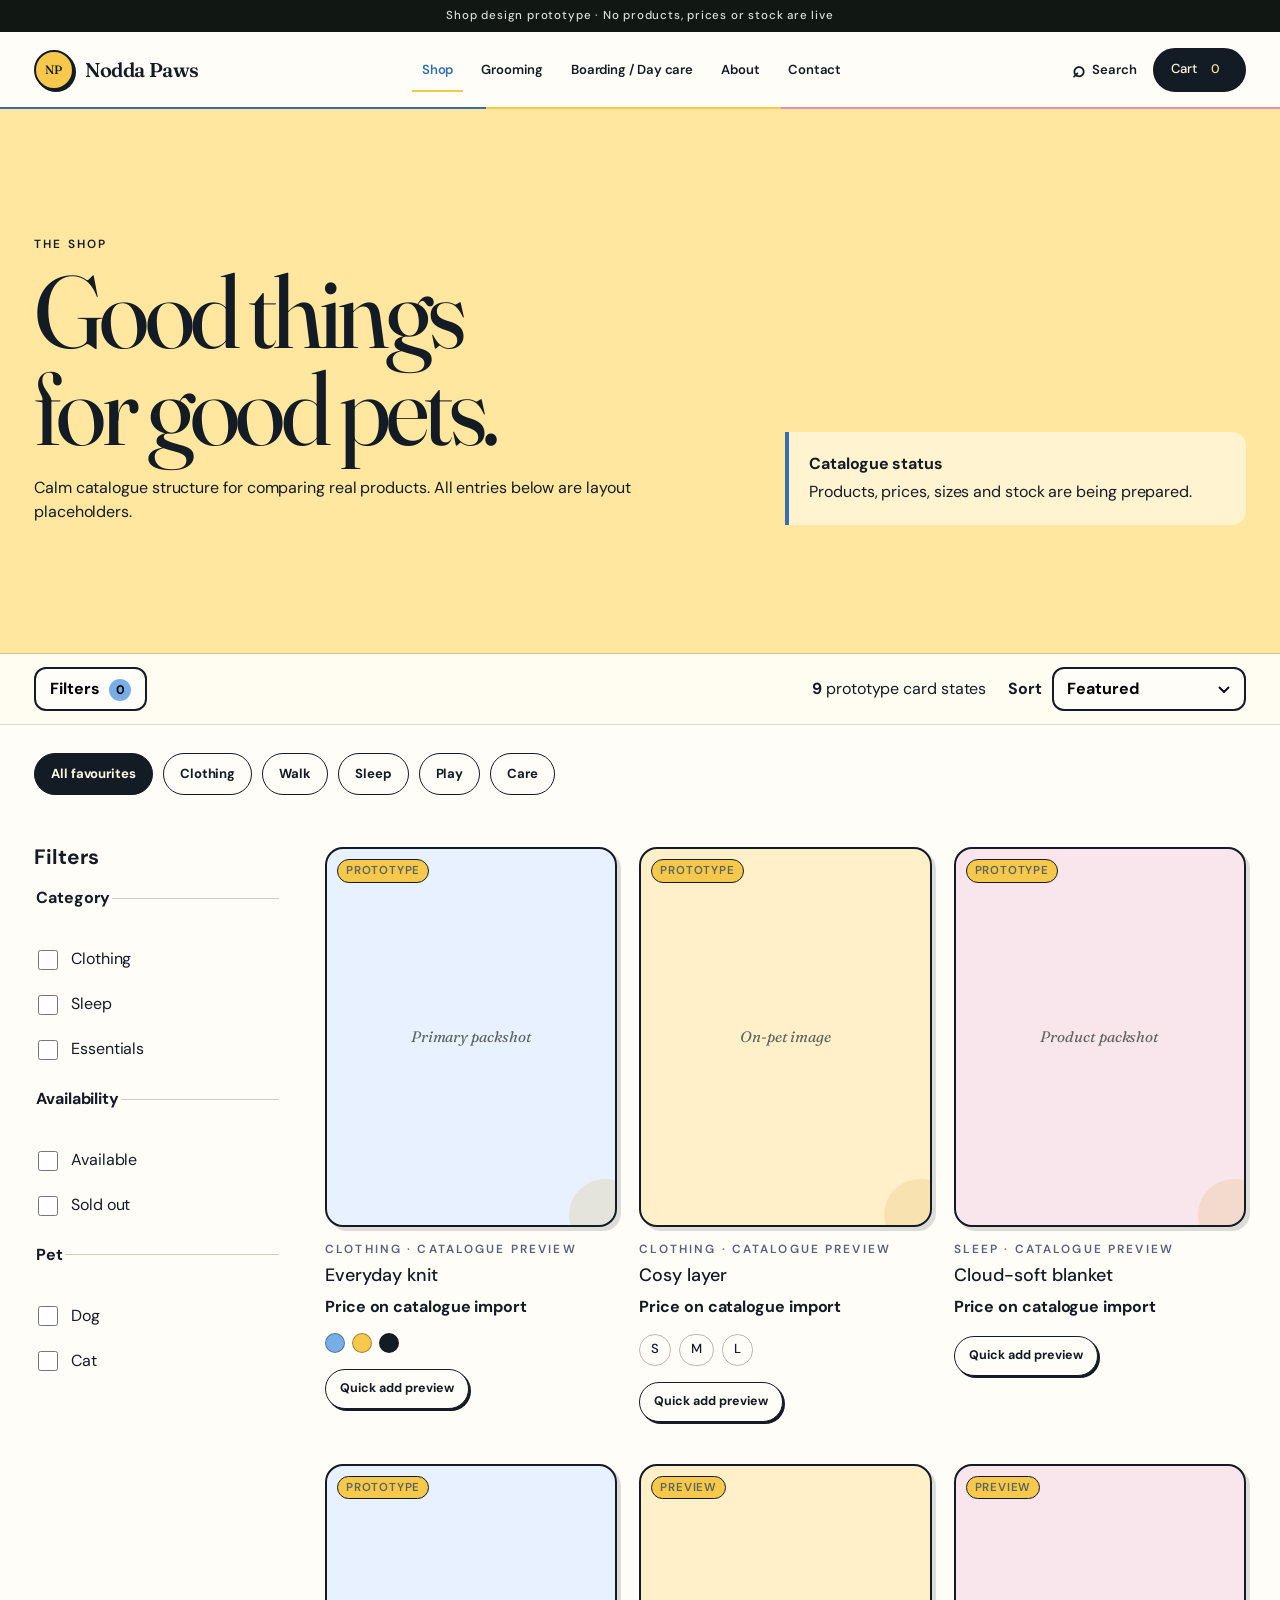
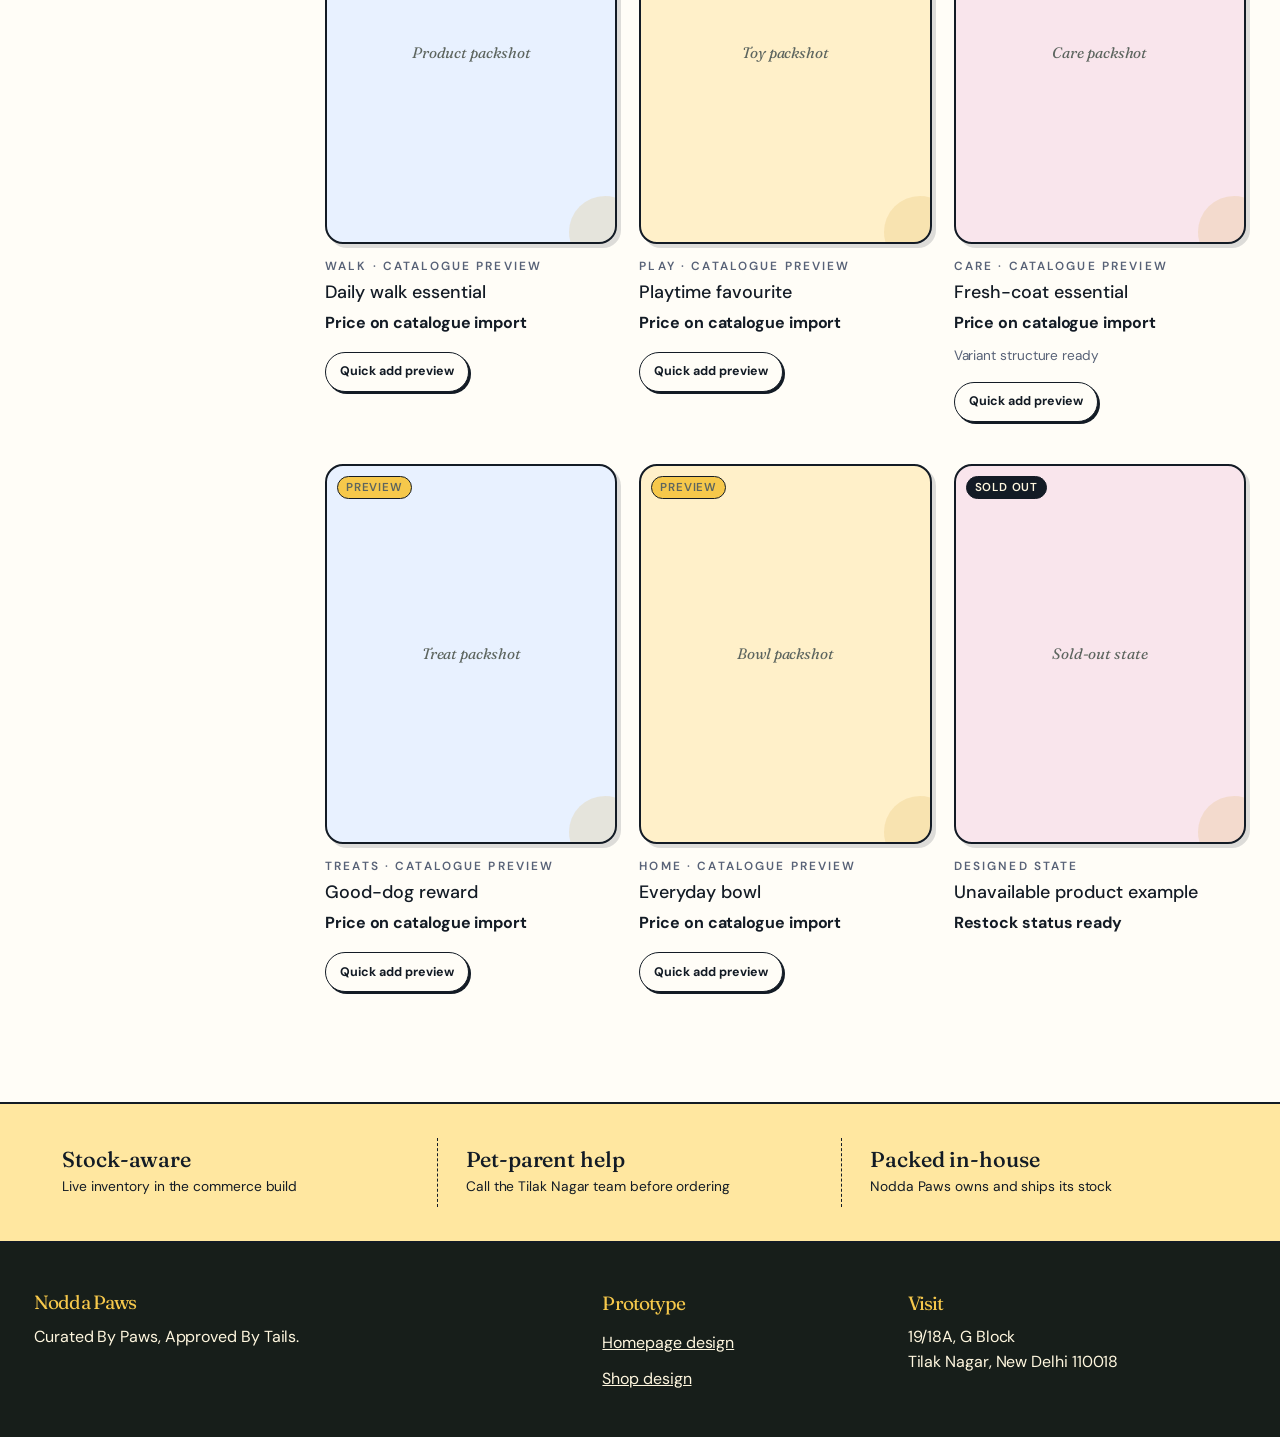
<file: prototype/shop.html>
<!doctype html>
<html lang="en-IN">
<head>
  <meta charset="utf-8">
  <meta name="viewport" content="width=device-width, initial-scale=1">
  <meta name="description" content="Shop listing design prototype for Nodda Paws.">
  <title>Shop — Nodda Paws design prototype</title>
  <link rel="preconnect" href="https://fonts.googleapis.com">
  <link rel="preconnect" href="https://fonts.gstatic.com" crossorigin>
  <link href="https://fonts.googleapis.com/css2?family=DM+Sans:opsz,wght@9..40,400;9..40,500;9..40,600&family=Fraunces:ital,opsz,wght@0,9..144,400;0,9..144,500;1,9..144,400&display=swap" rel="stylesheet">
  <link rel="stylesheet" href="styles.css?v=6">
  <script src="app.js?v=3" defer></script>
</head>
<body class="catalogue-page">
  <div class="site-loader" data-site-loader role="status" aria-live="polite" aria-label="Nodda Paws is loading">
    <div class="noddy-loader" aria-hidden="true">
      <span class="noddy-ear noddy-ear-left"></span>
      <span class="noddy-ear noddy-ear-right"></span>
      <span class="noddy-face"><i></i><i></i><b></b></span>
      <span class="noddy-paw"><i></i><i></i><i></i><b></b></span>
    </div>
    <p><strong>Noddy is fetching the good stuff</strong><span>Curated by paws. Approved by tails.</span></p>
  </div>
  <a class="skip-link" href="#main">Skip to content</a>
  <div class="prototype-bar" role="note">Shop design prototype · No products, prices or stock are live</div>

  <header class="site-header catalogue-header" data-header>
    <div class="shell header-row">
      <a class="brand" href="index.html" aria-label="Nodda Paws prototype home">
        <span class="logo-placeholder" aria-hidden="true">NP</span>
        <span class="brand-name">Nodda Paws</span>
      </a>
      <nav class="desktop-nav" aria-label="Primary navigation">
        <a href="shop.html" aria-current="page">Shop</a>
        <a href="index.html#services">Grooming</a>
        <a href="index.html#services">Boarding / Day care</a>
        <a href="index.html#about">About</a>
        <a href="index.html#visit">Contact</a>
      </nav>
      <div class="header-actions">
        <button class="icon-action search-trigger" type="button" aria-label="Open product search"><span aria-hidden="true">⌕</span><span class="action-label">Search</span></button>
        <button class="cart-action" type="button">Cart <span class="cart-count" aria-label="0 items">0</span></button>
        <button class="menu-trigger" type="button" aria-expanded="false" aria-controls="mobile-menu">Menu</button>
      </div>
    </div>
    <nav class="mobile-menu" id="mobile-menu" aria-label="Mobile navigation" hidden>
      <a href="shop.html">Shop</a><a href="index.html#services">Grooming</a><a href="index.html#services">Boarding / Day care</a><a href="index.html#about">About</a><a href="index.html#visit">Contact</a>
    </nav>
  </header>

  <main id="main">
    <section class="catalogue-hero">
      <div class="shell catalogue-hero-grid">
        <div>
          <p class="eyebrow">The shop</p>
          <h1>Good things for good pets.</h1>
          <p>Calm catalogue structure for comparing real products. All entries below are layout placeholders.</p>
        </div>
        <div class="catalogue-note">
          <strong>Catalogue status</strong>
          <span>Products, prices, sizes and stock are being prepared.</span>
        </div>
      </div>
    </section>

    <section class="catalogue-toolbar" aria-label="Product controls">
      <div class="shell toolbar-row">
        <button class="filter-trigger" type="button" aria-expanded="false" aria-controls="filter-panel">Filters <span class="filter-count">0</span></button>
        <p><strong>9</strong> prototype card states</p>
        <label class="sort-control">Sort
          <select>
            <option>Featured</option>
            <option>Price: low to high</option>
            <option>Price: high to low</option>
            <option>Newest</option>
          </select>
        </label>
      </div>
    </section>

    <nav class="category-rail shell" aria-label="Shop by category">
      <a href="#all" aria-current="page">All favourites</a>
      <a href="#clothing">Clothing</a>
      <a href="#walk">Walk</a>
      <a href="#sleep">Sleep</a>
      <a href="#play">Play</a>
      <a href="#care">Care</a>
    </nav>

    <div class="shell shop-layout">
      <aside class="filter-panel" id="filter-panel" aria-label="Product filters">
        <div class="filter-heading"><h2>Filters</h2><button class="filter-close" type="button">Close</button></div>
        <fieldset>
          <legend>Category</legend>
          <label><input type="checkbox" value="clothing" data-filter="category"> Clothing</label>
          <label><input type="checkbox" value="sleep" data-filter="category"> Sleep</label>
          <label><input type="checkbox" value="essentials" data-filter="category"> Essentials</label>
        </fieldset>
        <fieldset>
          <legend>Availability</legend>
          <label><input type="checkbox" value="available" data-filter="availability"> Available</label>
          <label><input type="checkbox" value="sold-out" data-filter="availability"> Sold out</label>
        </fieldset>
        <fieldset>
          <legend>Pet</legend>
          <label><input type="checkbox" value="dog" data-filter="pet"> Dog</label>
          <label><input type="checkbox" value="cat" data-filter="pet"> Cat</label>
        </fieldset>
        <button class="button button-ink apply-filters" type="button">Apply prototype filters</button>
      </aside>

      <section class="catalogue-results" aria-labelledby="results-title">
        <h2 class="visually-hidden" id="results-title">Prototype products</h2>
        <div class="catalogue-grid">
          <article class="catalogue-card" id="all" data-category="clothing" data-availability="available" data-pet="dog cat">
            <div class="catalogue-media photo-placeholder"><span>Primary packshot</span><span class="card-badge">Prototype</span></div>
            <div class="catalogue-card-info">
              <p class="product-kicker">Clothing · Catalogue preview</p><h3>Everyday knit</h3><p class="product-price">Price on catalogue import</p>
              <div class="swatches" aria-label="Colour options"><span class="swatch swatch-sky"></span><span class="swatch swatch-sun"></span><span class="swatch swatch-ink"></span></div>
            </div>
          </article>
          <article class="catalogue-card" id="clothing" data-category="clothing" data-availability="available" data-pet="dog">
            <div class="catalogue-media photo-placeholder"><span>On-pet image</span><span class="card-badge">Prototype</span></div>
            <div class="catalogue-card-info">
              <p class="product-kicker">Clothing · Catalogue preview</p><h3>Cosy layer</h3><p class="product-price">Price on catalogue import</p>
              <div class="size-preview"><span>S</span><span>M</span><span>L</span></div>
            </div>
          </article>
          <article class="catalogue-card" id="sleep" data-category="sleep" data-availability="available" data-pet="dog cat">
            <div class="catalogue-media photo-placeholder"><span>Product packshot</span><span class="card-badge">Prototype</span></div>
            <div class="catalogue-card-info"><p class="product-kicker">Sleep · Catalogue preview</p><h3>Cloud-soft blanket</h3><p class="product-price">Price on catalogue import</p></div>
          </article>
          <article class="catalogue-card" id="walk" data-category="essentials" data-availability="available" data-pet="dog">
            <div class="catalogue-media photo-placeholder"><span>Product packshot</span><span class="card-badge">Prototype</span></div>
            <div class="catalogue-card-info"><p class="product-kicker">Walk · Catalogue preview</p><h3>Daily walk essential</h3><p class="product-price">Price on catalogue import</p></div>
          </article>
          <article class="catalogue-card" id="play" data-category="essentials" data-availability="available" data-pet="dog cat">
            <div class="catalogue-media photo-placeholder"><span>Toy packshot</span><span class="card-badge">Preview</span></div>
            <div class="catalogue-card-info"><p class="product-kicker">Play · Catalogue preview</p><h3>Playtime favourite</h3><p class="product-price">Price on catalogue import</p></div>
          </article>
          <article class="catalogue-card" id="care" data-category="essentials" data-availability="available" data-pet="dog cat">
            <div class="catalogue-media photo-placeholder"><span>Care packshot</span><span class="card-badge">Preview</span></div>
            <div class="catalogue-card-info"><p class="product-kicker">Care · Catalogue preview</p><h3>Fresh-coat essential</h3><p class="product-price">Price on catalogue import</p><p class="variant-note">Variant structure ready</p></div>
          </article>
          <article class="catalogue-card" data-category="essentials" data-availability="available" data-pet="dog cat">
            <div class="catalogue-media photo-placeholder"><span>Treat packshot</span><span class="card-badge">Preview</span></div>
            <div class="catalogue-card-info"><p class="product-kicker">Treats · Catalogue preview</p><h3>Good-dog reward</h3><p class="product-price">Price on catalogue import</p></div>
          </article>
          <article class="catalogue-card" data-category="essentials" data-availability="available" data-pet="dog cat">
            <div class="catalogue-media photo-placeholder"><span>Bowl packshot</span><span class="card-badge">Preview</span></div>
            <div class="catalogue-card-info"><p class="product-kicker">Home · Catalogue preview</p><h3>Everyday bowl</h3><p class="product-price">Price on catalogue import</p></div>
          </article>
          <article class="catalogue-card sold-out-card" data-category="clothing" data-availability="sold-out" data-pet="dog">
            <div class="catalogue-media photo-placeholder"><span>Sold-out state</span><span class="card-badge sold-out">Sold out</span></div>
            <div class="catalogue-card-info"><p class="product-kicker">Designed state</p><h3>Unavailable product example</h3><p class="product-price">Restock status ready</p></div>
          </article>
        </div>
      </section>
    </div>

    <section class="shop-assurance">
      <div class="shell assurance-grid">
        <div><strong>Stock-aware</strong><span>Live inventory in the commerce build</span></div>
        <div><strong>Pet-parent help</strong><span>Call the Tilak Nagar team before ordering</span></div>
        <div><strong>Packed in-house</strong><span>Nodda Paws owns and ships its stock</span></div>
      </div>
    </section>

    <section class="catalogue-empty-preview" data-empty-state hidden>
      <div class="shell empty-state">
        <p class="eyebrow">Designed state</p>
        <h2>No products match those filters.</h2>
        <p>Clear one or more filters to see the full shop.</p>
        <button class="button button-ink" type="button">Clear filters</button>
      </div>
    </section>
  </main>

  <footer class="site-footer compact-footer">
    <div class="shell footer-grid">
      <div><h2>Nodda Paws</h2><p>Curated By Paws, Approved By Tails.</p></div>
      <div><h3>Prototype</h3><a href="index.html">Homepage design</a><a href="shop.html">Shop design</a></div>
      <div><h3>Visit</h3><p>19/18A, G Block<br>Tilak Nagar, New Delhi 110018</p></div>
    </div>
  </footer>

  <nav class="mobile-dock" aria-label="Quick actions"><a href="index.html">Home</a><a href="tel:+919650767651">Call</a><button type="button" class="dock-cart">Cart <span class="cart-count">0</span></button></nav>

  <dialog class="search-dialog" aria-labelledby="search-title">
    <form method="dialog" class="dialog-top"><h2 id="search-title">Search the shop</h2><button type="submit" class="close-button">Close</button></form>
    <label for="prototype-search">Product search prototype</label>
    <input id="prototype-search" type="search" placeholder="Try “winter sweater”" autocomplete="off">
    <p>Search connects to the real catalogue during the commerce build.</p>
  </dialog>
</body>
</html>
</file>
<file: prototype/styles.css>
:root {
  --sun: #ffc92b;
  --sun-soft: #f1dc49;
  --sky: #5395d0;
  --sky-dark: #2c6fae;
  --ink: #0a0f1c;
  --cream: #fff6dc;
  --paper: #fffcf2;
  --pink: #ff8dbf;
  --mist: #aebbd0;
  --line: 2.5px solid var(--ink);
  --shadow-sm: 4px 4px 0 var(--ink);
  --shadow-md: 8px 8px 0 var(--ink);
  --ease-out: cubic-bezier(.23, 1, .32, 1);
  --ease-in-out: cubic-bezier(.77, 0, .175, 1);
  --ease-drawer: cubic-bezier(.32, .72, 0, 1);
  --radius: 10px;
  --shell: 1200px;
  --gutter: clamp(18px, 4vw, 34px);
  --display: "Paytone One", system-ui, sans-serif;
  --body: "DM Sans", system-ui, sans-serif;
  --accent: "Fraunces", Georgia, serif;
}

* { box-sizing: border-box; }
[hidden] { display: none !important; }
html { scroll-behavior: smooth; }
body { margin: 0; background: var(--paper); color: var(--ink); font: 400 1rem/1.55 var(--body); }
body.menu-open { overflow: hidden; }
a { color: inherit; }
button, input, select { font: inherit; }
button, a { -webkit-tap-highlight-color: transparent; }
img, svg { display: block; max-width: 100%; }
:focus-visible { outline: 3px solid var(--ink); outline-offset: 3px; }
.poster-blue :focus-visible, .feed-section :focus-visible, .visit-section :focus-visible, .site-footer :focus-visible { outline-color: var(--sun); }
.shell { width: min(100%, var(--shell)); margin-inline: auto; padding-inline: var(--gutter); }
.visually-hidden { position: absolute; width: 1px; height: 1px; overflow: hidden; clip: rect(0 0 0 0); white-space: nowrap; }
.skip-link { position: fixed; z-index: 1000; left: 12px; top: -80px; padding: 12px 16px; background: var(--ink); color: white; }
.skip-link:focus { top: 12px; }

h1, h2, h3 { margin: 0; font-family: var(--display); font-weight: 400; letter-spacing: -.03em; text-wrap: balance; }
h1 { font-size: clamp(3.25rem, 9vw, 7rem); line-height: .9; }
h2 { font-size: clamp(2.35rem, 6vw, 4.6rem); line-height: .98; }
h3 { font-size: clamp(1.35rem, 2.5vw, 2rem); line-height: 1.05; }
p { margin: 0; }
.fraunces { font: italic 600 1.12rem/1.45 var(--accent); }
.eyebrow, .meta-label, .product-kicker { margin: 0 0 12px; font-size: .82rem; font-weight: 700; letter-spacing: .13em; line-height: 1.2; text-transform: uppercase; }
.dark-label, .light-label { display: inline-block; padding: 7px 10px; border-radius: 5px; }
.dark-label { background: var(--ink); color: var(--sun); }
.light-label { border: 2px solid currentColor; }
.large-copy { font-size: clamp(1.08rem, 2vw, 1.35rem); line-height: 1.55; }

.prototype-bar { min-height: 34px; display: grid; place-items: center; padding: 7px var(--gutter); background: var(--ink); color: var(--cream); font-size: .82rem; font-weight: 700; text-align: center; letter-spacing: .02em; }
.site-header { position: sticky; z-index: 50; top: 0; background: var(--sun); border-bottom: var(--line); }
.catalogue-header { background: var(--paper); }
.header-row { min-height: 68px; display: flex; align-items: center; justify-content: space-between; gap: 22px; }
.brand { display: flex; align-items: center; gap: 11px; text-decoration: none; min-width: max-content; }
.logo-placeholder { width: 46px; height: 46px; display: grid; place-items: center; border: 2px dashed currentColor; border-radius: 50%; background: var(--sky); color: white; font-size: .65rem; font-weight: 700; line-height: 1.05; text-align: center; }
.brand-name { font: 400 1.25rem/1 var(--display); }
.desktop-nav { display: flex; align-items: center; gap: 2px; }
.desktop-nav a { min-height: 44px; display: inline-flex; align-items: center; padding: 0 13px; border-radius: 7px; font-size: .92rem; font-weight: 700; text-decoration: none; }
.desktop-nav a:hover, .desktop-nav a[aria-current="page"] { background: var(--ink); color: var(--cream); }
.header-actions { display: flex; align-items: center; gap: 8px; }
.icon-action, .cart-action, .menu-trigger { min-height: 44px; border: 2px solid var(--ink); border-radius: 8px; background: transparent; color: var(--ink); font-weight: 700; text-decoration: none; cursor: pointer; }
.icon-action { display: inline-flex; align-items: center; gap: 7px; padding: 0 10px; }
.icon-action > span:first-child { font-size: 1.4rem; line-height: 1; }
.cart-action { padding: 0 12px; background: var(--ink); color: var(--cream); }
.cart-count { min-width: 24px; min-height: 24px; display: inline-grid; place-items: center; margin-left: 4px; border-radius: 50%; background: var(--sun); color: var(--ink); font-size: .78rem; }
.menu-trigger { display: none; padding: 0 14px; }
.mobile-menu { position: absolute; z-index: 40; top: 100%; left: 0; right: 0; height: calc(100dvh - 62px); padding: 22px var(--gutter) 100px; background: var(--sun); overflow: auto; }
.mobile-menu a { min-height: 62px; display: flex; align-items: center; border-bottom: 2px solid var(--ink); font: 400 1.8rem/1 var(--display); text-decoration: none; }

.button { min-height: 52px; display: inline-flex; align-items: center; justify-content: center; padding: 0 22px; border: var(--line); border-radius: var(--radius); font-weight: 700; text-align: center; text-decoration: none; box-shadow: var(--shadow-sm); transition: transform 160ms var(--ease-out); }
.button:active { transform: scale(.97); }
.button-ink { background: var(--ink); color: var(--cream); }
.button-paper { background: var(--paper); color: var(--ink); }
.button-sun { background: var(--sun); color: var(--ink); }
.button-sky { background: var(--sky); color: var(--ink); }
.button-outline-light { border-color: var(--cream); background: transparent; color: var(--cream); box-shadow: 4px 4px 0 var(--cream); }
.button-row { display: flex; flex-wrap: wrap; gap: 14px; }
.text-link { min-height: 44px; display: inline-flex; align-items: center; font-weight: 700; text-underline-offset: 5px; text-decoration-thickness: 2px; }

.hero { position: relative; min-height: 720px; padding: 110px 0 0; overflow: hidden; isolation: isolate; background: var(--sun); }
.hero::before { content: ""; position: absolute; z-index: -1; inset: 0; background: radial-gradient(circle, rgba(10,15,28,.18) 1.2px, transparent 1.4px) 0 0 / 17px 17px; mask-image: linear-gradient(120deg, transparent 35%, black); }
.awning { position: absolute; left: 0; right: 0; top: 0; height: 54px; background: repeating-linear-gradient(90deg, var(--sky) 0 48px, var(--cream) 48px 96px); border-bottom: 4px solid var(--ink); }
.awning::after { content: ""; position: absolute; inset: 28px 0 -22px; background: radial-gradient(circle at 24px 0, var(--sky) 23px, transparent 24px) 0 0 / 96px 48px repeat-x, radial-gradient(circle at 72px 0, var(--cream) 23px, transparent 24px) 0 0 / 96px 48px repeat-x; }
.hero-grid { display: grid; grid-template-columns: minmax(0, 1.15fr) minmax(380px, .85fr); align-items: end; gap: clamp(40px, 6vw, 88px); }
.hero-copy { padding-bottom: 88px; }
.hero h1 { max-width: 10ch; margin-bottom: 24px; text-shadow: 3px 3px 0 var(--cream); }
.hero h1 span { display: inline-block; margin-top: .08em; padding: 0 .12em .08em; border-radius: 5px; background: var(--sky); color: var(--cream); text-shadow: none; transform: rotate(-1deg); }
.hero-intro { max-width: 38rem; margin-bottom: 28px; font-size: clamp(1.05rem, 2vw, 1.3rem); font-weight: 600; }
.rating-badge { width: fit-content; min-height: 48px; display: flex; align-items: center; gap: 12px; margin-top: 26px; padding: 8px 13px; border: var(--line); border-radius: 8px; background: var(--cream); box-shadow: var(--shadow-sm); text-decoration: none; font-size: .88rem; }
.rating-badge small { display: block; color: #51596b; font-size: .75rem; }
.stars { color: #a94930; letter-spacing: .04em; }
.hero-visual { position: relative; min-height: 570px; display: grid; align-items: end; justify-items: center; }
.door-frame { width: min(100%, 380px); height: 520px; padding: 18px 18px 0; border: 7px solid var(--ink); border-bottom: 0; border-radius: 190px 190px 0 0; background: var(--sky); box-shadow: 0 0 0 10px var(--cream), 0 0 0 14px var(--ink); }
.door-frame .photo-placeholder { width: 100%; height: 100%; border-radius: 170px 170px 0 0; }
.sticker, .tag { position: absolute; z-index: 2; border: var(--line); box-shadow: var(--shadow-sm); font-weight: 700; }
.sticker { top: 13%; right: -2%; padding: 9px 13px; border-radius: 7px; text-transform: uppercase; letter-spacing: .08em; transform: rotate(7deg); }
.sticker-pink { background: var(--pink); }
.tag { top: 23%; left: -10%; padding: 11px 15px 11px 32px; border-radius: 8px 8px 8px 30px; background: var(--cream); transform: rotate(-8deg); }
.tag::before { content: ""; position: absolute; left: 11px; top: 50%; width: 10px; height: 10px; margin-top: -5px; border-radius: 50%; background: var(--ink); }

/* The hero is the single signature motion moment. It plays once on page load. */
.motion-ready .awning { animation: awning-enter 700ms var(--ease-out) both; }
.motion-ready .hero-copy > * { animation: hero-copy-enter 600ms var(--ease-out) both; }
.motion-ready .hero-copy > :nth-child(1) { animation-delay: 80ms; }
.motion-ready .hero-copy > :nth-child(2) { animation-delay: 140ms; }
.motion-ready .hero-copy > :nth-child(3) { animation-delay: 200ms; }
.motion-ready .hero-copy > :nth-child(4) { animation-delay: 260ms; }
.motion-ready .hero-copy > :nth-child(5) { animation-delay: 320ms; }
.motion-ready .door-frame { animation: door-enter 750ms var(--ease-out) 160ms both; }
.motion-ready .sticker { animation: sticker-enter 650ms var(--ease-out) 500ms both; }
.motion-ready .tag { animation: tag-enter 650ms var(--ease-out) 430ms both; }
.motion-ready .ticker { animation: ticker-enter 550ms var(--ease-out) 400ms both; }

@keyframes awning-enter {
  from { transform: translateY(-100%); }
  to { transform: translateY(0); }
}

@keyframes hero-copy-enter {
  from { opacity: 0; transform: translateY(16px); }
  to { opacity: 1; transform: translateY(0); }
}

@keyframes door-enter {
  from { opacity: 0; transform: translateY(24px) scale(.97); }
  to { opacity: 1; transform: translateY(0) scale(1); }
}

@keyframes sticker-enter {
  from { opacity: 0; transform: translateY(-14px) rotate(-2deg) scale(.95); }
  to { opacity: 1; transform: translateY(0) rotate(7deg) scale(1); }
}

@keyframes tag-enter {
  from { opacity: 0; transform: translateY(-12px) rotate(-14deg) scale(.95); }
  to { opacity: 1; transform: translateY(0) rotate(-8deg) scale(1); }
}

@keyframes ticker-enter {
  from { opacity: 0; transform: translateY(14px) rotate(-.7deg); }
  to { opacity: 1; transform: translateY(0) rotate(-.7deg); }
}

.ticker { position: relative; z-index: 3; margin-top: -4px; overflow: hidden; border-block: 3px solid var(--ink); background: var(--ink); color: var(--sun); box-shadow: 0 6px 0 var(--sky); font: 400 clamp(1.1rem, 2.5vw, 1.55rem)/1 var(--display); white-space: nowrap; transform: rotate(-.7deg); }
.ticker div { width: max-content; padding: 17px 12px; }
.ticker b { padding-inline: 17px; color: var(--pink); }

.practical { padding: 58px 0 44px; background: var(--cream); }
.practical-grid { display: grid; grid-template-columns: 1.45fr .8fr .85fr auto; border: var(--line); border-radius: 12px; background: var(--paper); box-shadow: var(--shadow-md); overflow: hidden; }
.practical-grid > div { min-height: 118px; display: flex; flex-direction: column; justify-content: center; padding: 20px 22px; border-right: 2px dashed var(--ink); }
.practical-grid > div:last-child { border-right: 0; }
.practical-grid a:not(.button) { font-weight: 700; }
.meta-label { color: var(--sky-dark); }

.section { padding: clamp(76px, 9vw, 126px) 0; }
.section-heading { max-width: 780px; margin-bottom: 44px; }
.section-heading > p:last-child { max-width: 52ch; margin-top: 18px; }
.split-heading { max-width: none; display: grid; grid-template-columns: minmax(0, 1.4fr) minmax(260px, .6fr); align-items: end; gap: 50px; }
.heading-note { padding-bottom: 6px; }
.heading-note .text-link { margin-top: 10px; }

.shop-preview { background: var(--cream); }
.collection-banner { display: flex; align-items: end; justify-content: space-between; gap: 40px; margin-bottom: 48px; padding: clamp(26px, 5vw, 50px); border: var(--line); border-radius: 12px; background: var(--sky); box-shadow: var(--shadow-md); }
.collection-banner h3 { max-width: 10ch; margin-bottom: 12px; font-size: clamp(2.4rem, 5vw, 5rem); color: var(--cream); text-shadow: 3px 3px 0 var(--ink); }
.collection-banner p:not(.eyebrow) { max-width: 45ch; }
.product-grid { display: grid; grid-template-columns: repeat(3, 1fr); gap: 28px; align-items: start; }
.product-card { min-width: 0; }
.product-card:nth-child(2) { margin-top: 38px; }
.product-media, .catalogue-media { position: relative; aspect-ratio: 4 / 5; border: 2px solid var(--ink); border-radius: 7px; background: var(--paper); overflow: hidden; }
.product-info { padding: 18px 2px 0; }
.product-info h3, .catalogue-card h3 { font: 700 1.12rem/1.3 var(--body); letter-spacing: 0; }
.product-kicker { margin-bottom: 8px; color: #586277; font-size: .76rem; }
.product-price { margin-top: 7px; font-weight: 700; }
.chip-row, .size-preview { display: flex; flex-wrap: wrap; gap: 8px; margin-top: 14px; }
.chip-row span, .size-preview span { min-height: 36px; display: inline-flex; align-items: center; padding: 0 11px; border: 1.5px solid var(--ink); border-radius: 5px; font-size: .82rem; font-weight: 700; }

.photo-placeholder { display: grid; place-items: center; padding: 18px; border: 2px dashed currentColor; background: repeating-linear-gradient(135deg, rgba(83,149,208,.18) 0 15px, transparent 15px 30px), var(--paper); color: var(--ink); font: italic 600 1rem/1.4 var(--accent); text-align: center; }
.photo-placeholder-dark { background: repeating-linear-gradient(135deg, rgba(255,255,255,.07) 0 15px, transparent 15px 30px), var(--ink); color: var(--cream); }

.poster-blue { position: relative; background: var(--sky); color: var(--ink); overflow: hidden; }
.poster-blue::before { content: ""; position: absolute; inset: 0; background: radial-gradient(circle, rgba(255,246,220,.19) 1.2px, transparent 1.4px) 0 0 / 18px 18px; mask-image: linear-gradient(160deg, black, transparent 65%); pointer-events: none; }
.light-heading { color: var(--cream); }
.service-grid { position: relative; display: grid; grid-template-columns: repeat(3, 1fr); gap: 28px; align-items: start; }
.service-card { min-height: 390px; display: flex; flex-direction: column; align-items: flex-start; padding: 27px; border: var(--line); border-radius: 12px; background: var(--cream); box-shadow: var(--shadow-md); }
.service-card.stepped { margin-top: 42px; }
.service-word { margin-bottom: 30px; color: transparent; font: 400 clamp(2.5rem, 5vw, 4.6rem)/.9 var(--display); -webkit-text-stroke: 2px var(--ink); }
.service-card h3 { margin-bottom: 14px; }
.service-card p { margin-bottom: 25px; }
.service-card .button { margin-top: auto; }

.grooming-feature { background: var(--paper); }
.feature-grid { display: grid; grid-template-columns: minmax(0, .9fr) minmax(0, 1.1fr); align-items: center; gap: clamp(48px, 8vw, 110px); }
.photo-placeholder-tall { position: relative; min-height: 580px; border: var(--line); border-radius: 9px; box-shadow: 10px 10px 0 var(--sky); transform: rotate(-1deg); }
.photo-placeholder-tall .tape { position: absolute; left: 50%; bottom: -17px; min-width: 200px; padding: 9px 14px; border: 1px solid var(--ink); background: var(--pink); color: var(--ink); transform: translateX(-50%) rotate(2deg); }
.feature-copy h2 { max-width: 10ch; margin-bottom: 25px; }
.feature-copy .large-copy { margin-bottom: 25px; }
.plain-list { display: grid; gap: 10px; margin: 0 0 30px; padding: 0; list-style: none; }
.plain-list li { position: relative; padding-left: 26px; }
.plain-list li::before { content: "✦"; position: absolute; left: 0; color: var(--sky-dark); }

.feed-section { background: var(--ink); color: var(--cream); }
.reel-rail { display: grid; grid-template-columns: repeat(3, 1fr); gap: 24px; }
.reel-card h3 { margin: 20px 0 8px; font: 700 1.1rem/1.2 var(--body); letter-spacing: 0; }
.reel-card p { color: var(--mist); }
.reel-poster { min-height: 470px; align-content: center; gap: 16px; border: 2px solid var(--cream); border-radius: 12px; box-shadow: 6px 6px 0 var(--sun); }
.play-button { width: 70px; height: 70px; border: 3px solid var(--ink); border-radius: 50%; background: var(--sun); color: var(--ink); font-weight: 700; cursor: pointer; }

.notice-section { background: var(--sun); }
.notice-grid { display: grid; grid-template-columns: .85fr 1.15fr; align-items: center; gap: clamp(40px, 8vw, 110px); }
.offer-ticket { position: relative; padding: 35px 38px 35px 50px; border: var(--line); border-radius: 12px; background: var(--sky-dark); color: var(--cream); box-shadow: var(--shadow-md); overflow: hidden; }
.offer-ticket::before { content: ""; position: absolute; left: 25px; top: 18px; bottom: 18px; border-left: 3px dashed rgba(255,255,255,.35); }
.offer-ticket h3 { margin: 16px 0 12px; }
.status-label { display: inline-flex; padding: 6px 10px; border: 2px solid var(--ink); border-radius: 5px; background: var(--sun); color: var(--ink); font-size: .8rem; font-weight: 700; letter-spacing: .09em; text-transform: uppercase; }
.light-link { color: var(--sun); }

.community { background: var(--cream); }
.community-grid { display: grid; grid-template-columns: 1.05fr .95fr; align-items: center; gap: clamp(50px, 8vw, 110px); }
.community-collage { position: relative; min-height: 560px; }
.polaroid { position: absolute; border: 12px solid var(--paper); border-bottom-width: 54px; box-shadow: var(--shadow-md); }
.polaroid-large { inset: 0 20% 12% 0; transform: rotate(-2deg); }
.polaroid-small { width: 48%; height: 45%; right: 0; bottom: 0; transform: rotate(4deg); }
.tape-strip { position: absolute; z-index: 3; top: -7px; left: 28%; width: 100px; height: 30px; border: 1px solid rgba(10,15,28,.25); background: rgba(255,141,191,.85); transform: rotate(-4deg); }
.community h2 { margin-bottom: 24px; }
.community .large-copy { margin-bottom: 18px; }

.questions { background: var(--paper); }
.question-layout { display: grid; grid-template-columns: .72fr 1.28fr; gap: clamp(50px, 9vw, 130px); }
.accordion { border-top: var(--line); }
.accordion details { border-bottom: var(--line); }
.accordion summary { min-height: 72px; display: flex; align-items: center; justify-content: space-between; gap: 18px; font: 400 1.25rem/1.2 var(--display); cursor: pointer; list-style: none; }
.accordion summary::-webkit-details-marker { display: none; }
.accordion summary::after { content: "+"; width: 36px; height: 36px; flex: 0 0 36px; display: grid; place-items: center; border: 2px solid var(--ink); border-radius: 6px; background: var(--sun); font: 700 1.4rem/1 var(--body); }
.accordion details[open] summary::after { content: "−"; }
.accordion details p { max-width: 60ch; padding: 0 52px 24px 0; }

.visit-section { background: var(--ink); color: var(--cream); }
.visit-grid { display: grid; grid-template-columns: 1.1fr .9fr; align-items: center; gap: clamp(50px, 8vw, 110px); }
.visit-grid h2 { max-width: 12ch; margin-bottom: 20px; }
.visit-grid .large-copy { max-width: 42ch; margin-bottom: 30px; color: var(--mist); }
.map-placeholder { position: relative; min-height: 360px; display: grid; place-content: center; gap: 8px; padding: 24px; border: 3px solid var(--cream); border-radius: 12px; color: var(--cream); box-shadow: 8px 8px 0 var(--sun); text-align: center; text-decoration: none; overflow: hidden; }
.map-grid { position: absolute; inset: 0; opacity: .25; background: linear-gradient(rgba(255,255,255,.45) 2px, transparent 2px) 0 0 / 34px 34px, linear-gradient(90deg, rgba(255,255,255,.45) 2px, transparent 2px) 0 0 / 34px 34px; }
.map-placeholder > *:not(.map-grid) { position: relative; }

.site-footer { padding: 66px 0 40px; background: var(--ink); color: var(--cream); overflow: hidden; }
.footer-display { margin: 0 0 55px; color: transparent; font: 400 clamp(4rem, 14vw, 11rem)/.8 var(--display); letter-spacing: -.05em; white-space: nowrap; -webkit-text-stroke: 2px rgba(255,246,220,.3); }
.footer-grid { display: grid; grid-template-columns: 1.4fr .7fr .9fr; gap: 42px; }
.footer-grid h2, .footer-grid h3 { margin-bottom: 12px; color: var(--sun); }
.footer-grid h2, .footer-grid h3 { font-size: 1.2rem; font-family: var(--display); }
.footer-grid a { min-height: 36px; display: flex; align-items: center; width: fit-content; }
.fine-print { margin-top: 46px; color: var(--mist); font-size: .86rem; }
.compact-footer { padding-top: 50px; }

.mobile-dock { display: none; }
.search-dialog { width: min(92vw, 620px); padding: 26px; border: 3px solid var(--ink); border-radius: 12px; background: var(--cream); color: var(--ink); box-shadow: 10px 10px 0 var(--ink); }
.search-dialog[open] { animation: dialog-enter 200ms var(--ease-out) both; }
.search-dialog::backdrop { background: rgba(10,15,28,.74); animation: backdrop-enter 200ms var(--ease-out) both; }
.dialog-top { display: flex; align-items: center; justify-content: space-between; gap: 24px; margin-bottom: 24px; }
.dialog-top h2 { font-size: 2rem; }
.close-button { min-height: 44px; padding: 0 13px; border: 2px solid var(--ink); border-radius: 7px; background: transparent; cursor: pointer; font-weight: 700; }
.search-dialog label { display: block; margin-bottom: 8px; font-weight: 700; }
.search-dialog input { width: 100%; min-height: 52px; padding: 0 14px; border: 2px solid var(--ink); border-radius: 7px; background: var(--paper); font-size: 1rem; }
.search-dialog p { margin-top: 14px; }

@keyframes dialog-enter {
  from { opacity: 0; transform: scale(.96); }
  to { opacity: 1; transform: scale(1); }
}

@keyframes backdrop-enter {
  from { opacity: 0; }
  to { opacity: 1; }
}

/* One-time reveals bridge long marketing sections without delaying interaction. */
.motion-ready [data-reveal] {
  opacity: 0;
  transform: translateY(18px);
  transition:
    opacity 550ms var(--ease-out),
    transform 550ms var(--ease-out);
  transition-delay: var(--reveal-delay, 0ms);
}

.motion-ready [data-reveal][data-visible="true"] {
  opacity: 1;
  transform: translateY(0);
}

/* Catalogue */
.catalogue-page { background: var(--paper); }
.catalogue-hero { padding: clamp(60px, 8vw, 100px) 0; border-bottom: 1px solid #cfcbbd; background: var(--cream); }
.catalogue-hero-grid { display: grid; grid-template-columns: minmax(0, 1.2fr) minmax(260px, .8fr); align-items: end; gap: 60px; }
.catalogue-hero h1 { max-width: 10ch; margin-bottom: 18px; font-family: var(--accent); font-style: italic; font-size: clamp(3.5rem, 8vw, 6.5rem); line-height: .95; }
.catalogue-hero p:not(.eyebrow) { max-width: 56ch; }
.catalogue-note { display: grid; gap: 4px; padding: 20px; border-left: 5px solid var(--sky); background: var(--paper); }
.catalogue-toolbar { position: sticky; z-index: 20; top: 68px; border-bottom: 1px solid #cfcbbd; background: rgba(255,252,242,.96); backdrop-filter: blur(10px); }
.toolbar-row { min-height: 70px; display: flex; align-items: center; gap: 22px; }
.toolbar-row > p { margin-left: auto; }
.filter-trigger, .filter-close { min-height: 44px; padding: 0 14px; border: 1.5px solid var(--ink); border-radius: 6px; background: var(--paper); font-weight: 700; cursor: pointer; }
.filter-count { min-width: 22px; min-height: 22px; display: inline-grid; place-items: center; margin-left: 5px; border-radius: 50%; background: var(--sky); font-size: .78rem; }
.sort-control { display: flex; align-items: center; gap: 10px; font-weight: 700; }
.sort-control select { min-height: 44px; padding: 0 42px 0 13px; border: 1.5px solid var(--ink); border-radius: 6px; background: var(--paper) url("data:image/svg+xml,%3Csvg xmlns='http://www.w3.org/2000/svg' width='12' height='7'%3E%3Cpath d='m1 1 5 5 5-5' fill='none' stroke='%230a0f1c' stroke-width='2'/%3E%3C/svg%3E") no-repeat right 14px center; appearance: none; }
.shop-layout { display: grid; grid-template-columns: 245px minmax(0, 1fr); gap: 46px; padding-top: 52px; padding-bottom: 110px; }
.filter-panel { align-self: start; position: sticky; top: 155px; }
.filter-heading { display: flex; align-items: center; justify-content: space-between; margin-bottom: 18px; }
.filter-heading h2 { font: 700 1.3rem/1 var(--body); letter-spacing: 0; }
.filter-close { display: none; }
.filter-panel fieldset { display: grid; gap: 11px; margin: 0; padding: 20px 0; border: 0; border-top: 1px solid #cfcbbd; }
.filter-panel legend { margin-bottom: 12px; font-weight: 700; }
.filter-panel label { min-height: 34px; display: flex; align-items: center; gap: 10px; }
.filter-panel input { width: 20px; height: 20px; accent-color: var(--sky-dark); }
.apply-filters { display: none; width: 100%; }
.catalogue-grid { display: grid; grid-template-columns: repeat(3, 1fr); gap: 42px 22px; }
.catalogue-card { min-width: 0; }
.catalogue-media { aspect-ratio: 4 / 5.2; }
.card-badge { position: absolute; left: 10px; top: 10px; padding: 5px 8px; border: 1.5px solid var(--ink); border-radius: 4px; background: var(--sun); font: 700 .72rem/1 var(--body); letter-spacing: .07em; text-transform: uppercase; }
.card-badge.sold-out { background: var(--ink); color: var(--cream); }
.catalogue-card-info { padding-top: 15px; }
.swatches { display: flex; gap: 7px; margin-top: 13px; }
.swatch { width: 20px; height: 20px; border: 1px solid var(--ink); border-radius: 50%; }
.swatch-sky { background: var(--sky); }.swatch-sun { background: var(--sun); }.swatch-ink { background: var(--ink); }
.sold-out-card { opacity: .72; }
.variant-note { margin-top: 9px; color: #586277; font-size: .85rem; }
.catalogue-empty-preview { padding: 80px 0; border-top: 1px solid #cfcbbd; background: var(--cream); }
.empty-state { max-width: 680px; text-align: center; }
.empty-state h2 { margin-bottom: 16px; font-family: var(--accent); font-style: italic; }
.empty-state .button { margin-top: 24px; }

@media (hover: hover) and (pointer: fine) {
  .button:hover { transform: translate(-2px, -2px); }
  .product-card, .catalogue-card, .service-card, .reel-card { transition: transform 160ms var(--ease-out); }
  .product-card:hover, .catalogue-card:hover, .service-card:hover, .reel-card:hover { transform: translateY(-4px); }
  .product-media, .catalogue-media, .reel-poster { transition: transform 200ms var(--ease-out); }
  .product-card:hover .product-media,
  .catalogue-card:hover .catalogue-media,
  .reel-card:hover .reel-poster { transform: scale(1.01); }
}

@media (max-width: 980px) {
  .desktop-nav { display: none; }
  .menu-trigger { display: inline-flex; align-items: center; }
  .hero-grid { grid-template-columns: 1fr 380px; gap: 28px; }
  .hero h1 { font-size: clamp(3.4rem, 8vw, 5.5rem); }
  .practical-grid { grid-template-columns: 1.3fr 1fr; }
  .practical-grid > div:nth-child(2) { border-right: 0; }
  .practical-grid > div:nth-child(-n+2) { border-bottom: 2px dashed var(--ink); }
  .product-grid, .service-grid, .reel-rail { grid-template-columns: repeat(2, 1fr); }
  .product-card:nth-child(2), .service-card.stepped { margin-top: 0; }
  .product-card-featured, .service-card:last-child, .reel-card:last-child { grid-column: 1 / -1; max-width: calc(50% - 14px); }
  .shop-layout { grid-template-columns: 210px minmax(0, 1fr); gap: 30px; }
  .catalogue-grid { grid-template-columns: repeat(2, 1fr); }
}

@media (min-width: 981px) {
  .hero { padding-top: 86px; }
  .hero h1 { font-size: clamp(4.5rem, 6.5vw, 5.4rem); }
  .hero-copy { padding-bottom: 58px; }
  .hero-visual { min-height: 520px; }
  .door-frame { width: min(100%, 340px); height: 470px; }
}

@media (max-width: 720px) {
  body { padding-bottom: 64px; }
  .prototype-bar { font-size: .75rem; }
  .site-header { top: 0; }
  .header-row { min-height: 62px; }
  .brand-name, .action-label, .header-actions > .cart-action { display: none; }
  .logo-placeholder { width: 42px; height: 42px; }
  .hero { min-height: auto; padding-top: 94px; }
  .hero-grid { grid-template-columns: 1fr; }
  .hero-copy { padding-bottom: 28px; }
  .hero h1 { font-size: clamp(3.15rem, 15vw, 5rem); }
  .hero-visual { min-height: 430px; }
  .door-frame { width: 250px; height: 360px; padding: 13px 13px 0; border-width: 5px; border-radius: 125px 125px 0 0; box-shadow: 0 0 0 7px var(--cream), 0 0 0 10px var(--ink); }
  .door-frame .photo-placeholder { border-radius: 110px 110px 0 0; }
  .sticker { right: 2%; top: 12%; }
  .tag { left: 0; top: 24%; }
  .rating-badge { width: 100%; align-items: flex-start; }
  .ticker { font-size: 1rem; }
  .practical { padding-top: 48px; }
  .practical-grid { grid-template-columns: 1fr; box-shadow: 5px 5px 0 var(--ink); }
  .practical-grid > div { min-height: 100px; border-right: 0; border-bottom: 2px dashed var(--ink); }
  .practical-grid > div:nth-child(2) { border-bottom: 2px dashed var(--ink); }
  .practical-grid > div:last-child { border-bottom: 0; }
  .section { padding-block: 74px; }
  .split-heading, .feature-grid, .notice-grid, .community-grid, .question-layout, .visit-grid, .catalogue-hero-grid { grid-template-columns: 1fr; gap: 34px; }
  .section-heading { margin-bottom: 34px; }
  .collection-banner { display: grid; gap: 25px; padding: 25px; box-shadow: 5px 5px 0 var(--ink); }
  .collection-banner h3 { font-size: 2.9rem; }
  .product-grid, .service-grid { grid-template-columns: 1fr; gap: 34px; }
  .product-card-featured, .service-card:last-child { grid-column: auto; max-width: none; }
  .product-media { aspect-ratio: 4 / 4.8; }
  .service-card { min-height: 340px; box-shadow: 5px 5px 0 var(--ink); }
  .service-word { font-size: 3.8rem; }
  .photo-placeholder-tall { min-height: 430px; box-shadow: 6px 6px 0 var(--sky); }
  .reel-rail { display: flex; gap: 20px; margin-inline: calc(var(--gutter) * -1); padding: 4px var(--gutter) 18px; overflow-x: auto; scroll-snap-type: x mandatory; }
  .reel-card { min-width: 78vw; scroll-snap-align: start; }
  .reel-card:last-child { grid-column: auto; max-width: none; }
  .reel-poster { min-height: 480px; }
  .community-collage { min-height: 430px; }
  .polaroid-large { right: 12%; }
  .questions h2 { margin-bottom: 10px; }
  .accordion summary { font-size: 1.1rem; }
  .visit-grid h2 { font-size: 2.7rem; }
  .map-placeholder { min-height: 280px; box-shadow: 6px 6px 0 var(--sun); }
  .footer-display { margin-bottom: 42px; font-size: 4.5rem; }
  .footer-grid { grid-template-columns: 1fr; gap: 30px; }
  .mobile-dock { position: fixed; z-index: 80; left: 0; right: 0; bottom: 0; min-height: 64px; display: grid; grid-template-columns: repeat(3, 1fr); border-top: 3px solid var(--ink); background: var(--ink); }
  .mobile-dock a, .mobile-dock button { display: flex; align-items: center; justify-content: center; border: 0; background: var(--ink); color: var(--cream); font-weight: 700; text-decoration: none; }
  .mobile-dock > :first-child { background: var(--sun); color: var(--ink); }
  .mobile-dock button { font: inherit; cursor: pointer; }
  .catalogue-toolbar { top: 62px; }
  .toolbar-row { min-height: 64px; }
  .toolbar-row > p { display: none; }
  .sort-control { margin-left: auto; font-size: 0; }
  .sort-control select { font-size: .9rem; }
  .shop-layout { display: block; padding-top: 34px; }
  .filter-panel { position: fixed; z-index: 100; inset: 0; display: none; padding: 24px var(--gutter) 100px; background: var(--paper); overflow: auto; }
  .filter-panel.open { display: block; }
  .filter-close, .apply-filters { display: inline-flex; align-items: center; justify-content: center; }
  .catalogue-grid { grid-template-columns: repeat(2, minmax(0, 1fr)); gap: 34px 14px; }
  .catalogue-card h3 { font-size: .96rem; }
  .catalogue-media { aspect-ratio: 4 / 5; padding: 8px; font-size: .85rem; }
  .catalogue-card-info { padding-top: 12px; }
  .catalogue-card .product-kicker { font-size: .69rem; }
  .compact-footer { padding-bottom: 90px; }
}

@media (max-width: 380px) {
  .button-row { display: grid; }
  .button-row .button { width: 100%; }
  .catalogue-grid { grid-template-columns: 1fr; }
}

@media (prefers-reduced-motion: reduce) {
  html { scroll-behavior: auto; }
  .motion-ready .awning,
  .motion-ready .hero-copy > *,
  .motion-ready .door-frame,
  .motion-ready .sticker,
  .motion-ready .tag,
  .motion-ready .ticker,
  .search-dialog[open],
  .search-dialog::backdrop {
    animation-name: fade-only;
    animation-duration: 200ms;
    animation-delay: 0ms;
    animation-timing-function: ease;
  }
  .motion-ready [data-reveal] {
    transform: none;
    transition: opacity 200ms ease;
  }
  .motion-ready [data-reveal][data-visible="true"] { transform: none; }
}

@keyframes fade-only {
  from { opacity: 0; }
  to { opacity: 1; }
}

/* Premium direction — quiet neighbourhood concept store, November 2026. */
:root {
  --sun: #b98b58;
  --sun-soft: #d8c4aa;
  --sky: #7b8978;
  --sky-dark: #435246;
  --ink: #18201c;
  --cream: #f3f0e9;
  --paper: #faf9f5;
  --pink: #8f655b;
  --mist: #b8beb9;
  --line: 1px solid rgba(24, 32, 28, .34);
  --shadow-sm: 0 10px 30px rgba(24, 32, 28, .08);
  --shadow-md: 0 24px 70px rgba(24, 32, 28, .12);
  --radius: 2px;
  --shell: 1280px;
  --display: "Fraunces", Georgia, serif;
}

body { color: var(--ink); font-weight: 400; letter-spacing: -.005em; }
h1, h2, h3 { font-weight: 400; letter-spacing: -.045em; }
h1 { line-height: .96; }
h2 { line-height: 1; }
.fraunces { font-weight: 400; }
.eyebrow, .meta-label, .product-kicker { font-size: .74rem; font-weight: 600; letter-spacing: .18em; }
.dark-label, .light-label { padding: 0; border: 0; border-radius: 0; background: none; color: inherit; }

.prototype-bar { min-height: 30px; background: #111713; color: #d9ddd9; font-size: .72rem; font-weight: 500; letter-spacing: .07em; }
.site-header, .catalogue-header { background: rgba(250, 249, 245, .92); border-bottom: 1px solid rgba(24, 32, 28, .14); backdrop-filter: blur(18px); }
.header-row { min-height: 76px; }
.logo-placeholder { width: 40px; height: 40px; border: 1px solid var(--ink); border-radius: 50%; background: var(--ink); color: var(--cream); font: 500 .76rem/1 var(--display); letter-spacing: .06em; }
.brand-name { font: 500 1.25rem/1 var(--display); letter-spacing: -.02em; }
.desktop-nav { gap: 8px; }
.desktop-nav a { padding-inline: 10px; border-radius: 0; font-size: .82rem; font-weight: 500; }
.desktop-nav a:hover, .desktop-nav a[aria-current="page"] { background: transparent; color: var(--sky-dark); box-shadow: inset 0 -1px var(--sky-dark); }
.icon-action, .cart-action, .menu-trigger { border: 0; border-radius: 0; font-size: .82rem; font-weight: 500; }
.icon-action { padding-inline: 8px; }
.cart-action { padding-inline: 16px; background: var(--ink); }
.cart-count { background: transparent; color: var(--cream); }

.button { min-height: 50px; padding-inline: 24px; border: 1px solid currentColor; border-radius: 0; box-shadow: none; font-size: .84rem; font-weight: 600; letter-spacing: .02em; }
.button-sky { background: var(--sky-dark); color: var(--cream); }
.button-sun { background: #caa879; }
.button-outline-light { box-shadow: none; }
.text-link { font-size: .84rem; font-weight: 600; text-decoration-thickness: 1px; }

.hero { min-height: 760px; padding-top: 88px; background: var(--cream); }
.hero::before { background: linear-gradient(105deg, transparent 45%, rgba(67,82,70,.08)); mask-image: none; }
.awning { height: 5px; border: 0; background: linear-gradient(90deg, var(--sky-dark) 0 38%, var(--sun) 38% 61%, #8f655b 61%); }
.awning::after { display: none; }
.hero-grid { grid-template-columns: minmax(0, 1fr) minmax(390px, .82fr); }
.hero-copy { padding-bottom: 110px; }
.hero h1 { max-width: 10.5ch; margin-bottom: 28px; text-shadow: none; }
.hero h1 span { display: inline; margin: 0; padding: 0; border-radius: 0; background: none; color: var(--sky-dark); text-shadow: none; transform: none; font-style: italic; }
.hero-intro { max-width: 33rem; margin-bottom: 34px; color: #4e5752; font-size: 1.08rem; font-weight: 400; }
.rating-badge { margin-top: 30px; padding: 0; border: 0; border-radius: 0; background: none; box-shadow: none; }
.stars { color: var(--sun); font-size: .72rem; }
.hero-visual { min-height: 620px; }
.door-frame { width: min(100%, 430px); height: 580px; padding: 0; border: 0; border-radius: 220px 220px 2px 2px; background: #d8ddd5; box-shadow: 24px 24px 0 #c5b190; overflow: hidden; }
.door-frame .photo-placeholder { border: 0; border-radius: inherit; }
.sticker, .tag { display: none; }
.photo-placeholder { border: 1px solid rgba(24,32,28,.24); background: linear-gradient(145deg, rgba(67,82,70,.08), rgba(185,139,88,.13)), var(--paper); color: #5d655f; font: italic 400 .95rem/1.5 var(--display); }
.photo-placeholder-dark { background: linear-gradient(145deg, rgba(255,255,255,.05), transparent), #202923; color: var(--cream); }

.ticker { margin: 0; border: 0; border-block: 1px solid rgba(24,32,28,.2); background: var(--paper); color: var(--ink); box-shadow: none; font: 500 .72rem/1 var(--body); letter-spacing: .16em; text-transform: uppercase; transform: none; }
.ticker div { padding: 17px 12px; }
.ticker b { color: var(--sun); }
.practical { padding: 0; background: var(--paper); }
.practical-grid { border: 0; border-radius: 0; background: transparent; box-shadow: none; }
.practical-grid > div { min-height: 130px; border-right: 1px solid rgba(24,32,28,.15); }
.meta-label { color: #6b756f; }

.section { padding-block: clamp(90px, 10vw, 150px); }
.shop-preview, .community { background: var(--paper); }
.collection-banner { margin-bottom: 58px; padding: clamp(34px, 6vw, 68px); border: 0; border-radius: 0; background: #39473d; color: var(--cream); box-shadow: none; }
.collection-banner h3 { color: var(--cream); text-shadow: none; }
.product-grid { gap: 34px; }
.product-card:nth-child(2), .service-card.stepped { margin-top: 0; }
.product-media, .catalogue-media { border: 0; border-radius: 0; background: #eceae4; }
.product-info { padding-top: 20px; }
.product-info h3, .catalogue-card h3 { font-weight: 500; }
.chip-row span, .size-preview span { min-height: 32px; border: 1px solid rgba(24,32,28,.3); border-radius: 0; font-weight: 500; }

.poster-blue { background: #28352e; color: var(--cream); }
.poster-blue::before { background: linear-gradient(135deg, rgba(255,255,255,.04), transparent); mask-image: none; }
.service-grid { gap: 1px; background: rgba(243,240,233,.22); }
.service-card { min-height: 430px; padding: 36px; border: 0; border-radius: 0; background: #f3f0e9; color: var(--ink); box-shadow: none; }
.service-word { margin-bottom: 50px; color: #718077; font: italic 400 clamp(2.2rem, 4vw, 4rem)/1 var(--display); -webkit-text-stroke: 0; }
.photo-placeholder-tall { border: 0; border-radius: 0; box-shadow: 18px 18px 0 #c7d0c7; transform: none; }
.photo-placeholder-tall .tape { bottom: 24px; border: 0; background: rgba(250,249,245,.9); font-weight: 400; }
.plain-list li::before { content: "—"; color: var(--sun); }

.feed-section { background: #171e1a; }
.reel-rail { gap: 18px; }
.reel-poster { min-height: 500px; border: 0; border-radius: 0; box-shadow: none; }
.play-button { width: 62px; height: 62px; border: 1px solid rgba(255,255,255,.5); background: rgba(250,249,245,.92); font-weight: 500; }
.notice-section { background: #d7c7b0; }
.offer-ticket { padding: 42px; border: 0; border-radius: 0; background: var(--paper); color: var(--ink); box-shadow: none; }
.offer-ticket::before { display: none; }
.status-label { padding: 6px 9px; border: 1px solid rgba(24,32,28,.3); border-radius: 0; background: transparent; font-size: .7rem; font-weight: 600; }
.light-link { color: var(--sky-dark); }
.polaroid { border: 0; box-shadow: var(--shadow-md); }
.polaroid-large { transform: none; }
.polaroid-small { transform: translate(8px, 8px); }
.tape-strip { display: none; }
.accordion { border-top: 1px solid rgba(24,32,28,.25); }
.accordion details { border-bottom: 1px solid rgba(24,32,28,.25); }
.accordion summary { font-family: var(--body); font-weight: 500; }
.accordion summary::after { border: 1px solid rgba(24,32,28,.35); border-radius: 50%; background: transparent; font-weight: 400; }
.visit-section, .site-footer { background: #171e1a; }
.map-placeholder { border: 1px solid rgba(243,240,233,.45); border-radius: 0; box-shadow: none; }
.footer-display { font-style: italic; -webkit-text-stroke: 1px rgba(255,255,255,.2); }

.search-dialog { border: 0; border-radius: 0; background: var(--paper); box-shadow: 0 30px 100px rgba(0,0,0,.25); }
.close-button, .search-dialog input, .filter-trigger, .filter-close, .sort-control select { border-width: 1px; border-radius: 0; }
.catalogue-hero { padding-block: clamp(80px, 10vw, 130px); border-bottom: 1px solid rgba(24,32,28,.18); background: var(--cream); }
.catalogue-hero h1 { font-style: normal; font-weight: 400; }
.catalogue-note { border-left: 1px solid var(--sun); background: transparent; }
.catalogue-toolbar { top: 76px; border-bottom: 1px solid rgba(24,32,28,.16); }
.card-badge { border: 0; border-radius: 0; background: rgba(250,249,245,.92); font-weight: 600; }
.card-badge.sold-out { background: var(--ink); }
.swatch { border-color: rgba(24,32,28,.4); }

@media (hover: hover) and (pointer: fine) {
  .button:hover { transform: translateY(-2px); }
  .product-card:hover, .catalogue-card:hover, .service-card:hover, .reel-card:hover { transform: translateY(-2px); }
  .product-card:hover .product-media, .catalogue-card:hover .catalogue-media, .reel-card:hover .reel-poster { transform: scale(1.005); }
}

@media (max-width: 720px) {
  .header-row { min-height: 66px; }
  .mobile-menu { background: var(--paper); }
  .mobile-menu a { border-bottom: 1px solid rgba(24,32,28,.18); font-size: 1.55rem; }
  .hero { padding-top: 72px; }
  .hero-grid { grid-template-columns: minmax(0, 1fr); }
  .hero-copy { min-width: 0; padding-bottom: 42px; }
  .hero h1 { max-width: 9ch; font-size: clamp(3.25rem, 14vw, 4.35rem); }
  .hero-intro { max-width: 31rem; }
  .hero-visual { min-height: 460px; }
  .door-frame { width: 280px; height: 410px; padding: 0; border: 0; border-radius: 150px 150px 2px 2px; box-shadow: 14px 14px 0 #c5b190; }
  .practical-grid { box-shadow: none; }
  .practical-grid > div, .practical-grid > div:nth-child(-n+2), .practical-grid > div:nth-child(2) { border-bottom: 1px solid rgba(24,32,28,.15); }
  .collection-banner { box-shadow: none; }
  .service-card { min-height: 330px; box-shadow: none; }
  .service-word { font-size: 2.6rem; }
  .reel-poster { min-height: 470px; }
  .map-placeholder { box-shadow: none; }
  .mobile-dock { border-top: 1px solid rgba(255,255,255,.15); background: #111713; }
  .mobile-dock a, .mobile-dock button { background: #111713; }
  .mobile-dock > :first-child { background: #caa879; }
  .catalogue-toolbar { top: 66px; }
}

/* Premium-playful balance: Noddy warmth without returning to cartoon UI. */
:root {
  --sun: #d9a441;
  --sun-soft: #f0d79b;
  --sky: #87a88b;
  --sky-dark: #3f5b49;
  --pink: #d77b67;
  --radius: 14px;
}

.logo-placeholder { border: 0; background: var(--sun); color: var(--ink); }
.site-header::after { content: ""; position: absolute; left: 0; right: 0; bottom: -1px; height: 2px; background: linear-gradient(90deg, var(--sky-dark) 0 38%, var(--sun) 38% 61%, var(--pink) 61%); }
.desktop-nav a:hover, .desktop-nav a[aria-current="page"] { color: var(--sky-dark); box-shadow: inset 0 -2px var(--sun); }
.cart-action { border-radius: 999px; }
.cart-count { color: var(--sun-soft); }

.button { border-radius: 999px; }
.button-ink { border-color: var(--ink); }
.button-paper { background: rgba(250,249,245,.9); }
.button-sun { background: var(--sun); }

.hero::after { content: ""; position: absolute; z-index: -1; left: -7vw; bottom: -14vw; width: 34vw; aspect-ratio: 1; border-radius: 43% 57% 52% 48%; background: rgba(217,164,65,.13); transform: rotate(18deg); }
.hero h1 span { position: relative; color: var(--sky-dark); }
.hero h1 span::after { content: ""; position: absolute; z-index: -1; left: -.04em; right: -.04em; bottom: .02em; height: .18em; border-radius: 50%; background: var(--sun-soft); transform: rotate(-1deg); }
.door-frame { box-shadow: 24px 24px 0 var(--sun-soft); }
.sticker { display: block; top: 15%; right: -3%; padding: 10px 15px; border: 0; border-radius: 999px; background: var(--pink); color: #fffaf4; box-shadow: 0 12px 28px rgba(24,32,28,.14); font-size: .72rem; font-weight: 600; letter-spacing: .12em; }
.tag { display: none; }
.rating-badge { padding: 9px 13px; border-radius: 999px; background: rgba(250,249,245,.8); }

.ticker { border-color: rgba(24,32,28,.12); background: var(--sun-soft); }
.ticker b { color: var(--pink); }
.practical-grid > div:first-child { background: rgba(135,168,139,.1); }
.practical-grid > div:nth-child(2) { background: rgba(217,164,65,.08); }
.practical-grid > div:nth-child(3) { background: rgba(215,123,103,.07); }

.collection-banner { border-radius: 24px; background: var(--sky-dark); overflow: hidden; }
.product-media, .catalogue-media { border-radius: 18px; }
.product-media::after, .catalogue-media::after { content: ""; position: absolute; right: -26px; bottom: -26px; width: 72px; height: 72px; border-radius: 50%; background: rgba(217,164,65,.18); }
.chip-row span, .size-preview span { border-radius: 999px; }
.service-grid { gap: 16px; background: transparent; }
.service-card { border-radius: 20px; }
.service-card:nth-child(1) { background: #f3e3ca; }
.service-card:nth-child(2) { background: #dfe9df; }
.service-card:nth-child(3) { background: #efdcd6; }
.service-word { color: var(--sky-dark); }
.service-card:nth-child(1) .service-word { color: #ad7426; }
.service-card:nth-child(3) .service-word { color: #a75e50; }
.photo-placeholder-tall { border-radius: 24px 24px 48% 24px; box-shadow: 18px 18px 0 #dce7dc; }
.photo-placeholder-tall .tape { border-radius: 999px; background: var(--sun-soft); }
.reel-poster { border-radius: 20px; }
.play-button { border-radius: 50%; background: var(--sun-soft); }
.offer-ticket { border-radius: 20px; }
.status-label { border-radius: 999px; background: #efdcd6; }
.polaroid { border-radius: 18px; overflow: hidden; }
.accordion summary::after { border-color: rgba(24,32,28,.25); background: var(--sun-soft); }
.map-placeholder { border-radius: 24px; }
.search-dialog { border-radius: 22px; }
.close-button, .search-dialog input, .filter-trigger, .filter-close, .sort-control select { border-radius: 12px; }
.card-badge { border-radius: 999px; background: var(--sun-soft); }

@media (max-width: 720px) {
  .door-frame { box-shadow: 14px 14px 0 var(--sun-soft); }
  .sticker { display: block; right: 0; top: 10%; }
  .service-grid { gap: 14px; }
  .rating-badge { width: fit-content; }
}

/* Playful-premium v2: character first, polish in the composition. */
:root {
  --sun: #f6c84b;
  --sun-soft: #ffe7a0;
  --sky: #78aee8;
  --sky-dark: #356fae;
  --pink: #ee8ead;
  --cream: #fff7df;
  --paper: #fffdf7;
  --ink: #131b25;
  --line: 2px solid var(--ink);
  --shadow-sm: 4px 4px 0 var(--ink);
}

.site-header, .catalogue-header { background: rgba(255,253,247,.94); }
.logo-placeholder { border: 2px solid var(--ink); background: var(--sun); box-shadow: 2px 2px 0 var(--ink); }
.brand-name { font-weight: 600; }
.desktop-nav a { font-weight: 600; }
.cart-action { border: 2px solid var(--ink); background: var(--ink); }
.icon-action, .menu-trigger { font-weight: 600; }

.button { border: 2px solid var(--ink); box-shadow: var(--shadow-sm); font-weight: 700; }
.button-paper { color: var(--ink); }
.button-sun { color: var(--ink); }
.button-outline-light { border-color: var(--cream); box-shadow: 4px 4px 0 var(--cream); }

.hero { background: var(--sun); }
.hero::before { background: radial-gradient(circle, rgba(19,27,37,.12) 1.2px, transparent 1.4px) 0 0 / 19px 19px; mask-image: linear-gradient(115deg, transparent 30%, black); }
.hero::after { width: 38vw; background: rgba(255,247,223,.5); }
.awning { height: 9px; background: linear-gradient(90deg, var(--sky-dark) 0 36%, var(--cream) 36% 39%, var(--pink) 39% 64%, var(--cream) 64% 67%, var(--sky-dark) 67%); }
.hero h1 span { display: inline-block; padding-inline: .08em; border-radius: 10px; background: var(--sky); color: var(--cream); font-style: italic; text-shadow: 2px 2px 0 var(--ink); transform: rotate(-1deg); }
.hero h1 span::after { display: none; }
.hero-intro { color: var(--ink); font-weight: 500; }
.door-frame { border: 5px solid var(--ink); border-bottom: 0; background: var(--sky); box-shadow: 10px 10px 0 var(--cream), 14px 14px 0 var(--ink); }
.sticker { border: 2px solid var(--ink); background: var(--pink); color: var(--ink); box-shadow: var(--shadow-sm); font-weight: 700; }
.rating-badge { border: 2px solid var(--ink); background: var(--cream); box-shadow: 3px 3px 0 var(--ink); }
.stars { color: #c86e37; }

.ticker { border-block: 2px solid var(--ink); background: var(--ink); color: var(--sun); }
.ticker b { color: var(--pink); }
.practical { background: var(--cream); }
.practical-grid { margin-block: 30px; border: 2px solid var(--ink); border-radius: 18px; background: var(--paper); box-shadow: 6px 6px 0 var(--sky); overflow: hidden; }
.practical-grid > div { border-right: 1px dashed rgba(19,27,37,.55); }

.collection-banner { border: 2px solid var(--ink); background: var(--sky); color: var(--ink); box-shadow: 7px 7px 0 var(--ink); }
.collection-banner h3 { color: var(--cream); text-shadow: 2px 2px 0 var(--ink); }
.product-media, .catalogue-media { border: 2px solid var(--ink); box-shadow: 4px 4px 0 rgba(19,27,37,.14); }
.product-card:nth-child(3n + 1) .product-media, .catalogue-card:nth-child(3n + 1) .catalogue-media { background-color: #e8f1ff; }
.product-card:nth-child(3n + 2) .product-media, .catalogue-card:nth-child(3n + 2) .catalogue-media { background-color: #fff0c9; }
.product-card:nth-child(3n + 3) .product-media, .catalogue-card:nth-child(3n + 3) .catalogue-media { background-color: #f9e5ec; }

.poster-blue { background: var(--sky); color: var(--ink); }
.poster-blue::before { background: radial-gradient(circle, rgba(255,247,223,.25) 1.4px, transparent 1.6px) 0 0 / 20px 20px; }
.light-heading { color: var(--ink); }
.service-card { border: 2px solid var(--ink); box-shadow: 6px 6px 0 var(--ink); }
.service-card:nth-child(1) { background: var(--cream); }
.service-card:nth-child(2) { background: #e5f0ff; }
.service-card:nth-child(3) { background: #ffe8ef; }
.service-word { font-weight: 500; }
.photo-placeholder-tall { border: 2px solid var(--ink); box-shadow: 9px 9px 0 var(--sky); }
.photo-placeholder-tall .tape { border: 2px solid var(--ink); box-shadow: 3px 3px 0 var(--ink); }
.feed-section { background: var(--ink); }
.reel-poster { border: 2px solid var(--cream); box-shadow: 5px 5px 0 var(--pink); }
.play-button { border: 2px solid var(--ink); box-shadow: 3px 3px 0 var(--ink); }
.notice-section { background: var(--sun); }
.offer-ticket { border: 2px solid var(--ink); background: var(--sky-dark); color: var(--cream); box-shadow: 6px 6px 0 var(--ink); }
.status-label { border: 2px solid var(--ink); background: var(--sun); color: var(--ink); }
.light-link { color: var(--sun-soft); }
.polaroid { border: 8px solid var(--paper); box-shadow: 7px 7px 0 var(--sky); }
.accordion summary::after { border: 2px solid var(--ink); background: var(--sun); }
.map-placeholder { border: 2px solid var(--cream); box-shadow: 7px 7px 0 var(--sun); }
.catalogue-hero { background: var(--sun-soft); }
.catalogue-note { border-left: 4px solid var(--sky-dark); background: rgba(255,253,247,.55); border-radius: 0 14px 14px 0; }
.filter-trigger, .sort-control select { border: 2px solid var(--ink); background-color: var(--paper); }
.card-badge { border: 1.5px solid var(--ink); background: var(--sun); }

@media (hover: hover) and (pointer: fine) {
  .button:hover { transform: translate(-2px, -2px); box-shadow: 6px 6px 0 var(--ink); }
}

@media (max-width: 720px) {
  .hero h1 span { border-radius: 7px; text-shadow: 1px 1px 0 var(--ink); }
  .door-frame { border-width: 4px; box-shadow: 7px 7px 0 var(--cream), 10px 10px 0 var(--ink); }
  .practical-grid { margin-block: 22px; box-shadow: 4px 4px 0 var(--sky); }
  .collection-banner, .service-card { box-shadow: 4px 4px 0 var(--ink); }
  .mobile-dock > :first-child { background: var(--sun); }
}

/* Noddy first-visit loader: rare delight, then out of the way for the session. */
.site-loader { position: fixed; z-index: 2000; inset: 0; display: grid; place-content: center; justify-items: center; gap: 28px; padding: 24px; background: var(--sun); color: var(--ink); transition: opacity 380ms var(--ease-out), transform 380ms var(--ease-out); }
.site-loader[data-leaving="true"] { opacity: 0; transform: translateY(-2%); pointer-events: none; }
.site-loader p { display: grid; gap: 5px; text-align: center; }
.site-loader p strong { font: 500 clamp(1.65rem, 4vw, 2.7rem)/1 var(--display); letter-spacing: -.04em; }
.site-loader p span { font-size: .78rem; font-weight: 700; letter-spacing: .14em; text-transform: uppercase; }
.noddy-loader { position: relative; width: 168px; height: 158px; animation: noddy-breathe 900ms var(--ease-in-out) infinite alternate; }
.noddy-face { position: absolute; left: 24px; top: 24px; width: 120px; height: 112px; border: 4px solid var(--ink); border-radius: 50% 50% 46% 46%; background: var(--cream); box-shadow: 7px 7px 0 var(--sky); }
.noddy-ear { position: absolute; z-index: -1; top: 4px; width: 58px; height: 82px; border: 4px solid var(--ink); background: var(--pink); }
.noddy-ear-left { left: 6px; border-radius: 70% 35% 60% 40%; transform: rotate(-25deg); }
.noddy-ear-right { right: 6px; border-radius: 35% 70% 40% 60%; transform: rotate(25deg); }
.noddy-face i { position: absolute; top: 43px; width: 10px; height: 14px; border-radius: 50%; background: var(--ink); }
.noddy-face i:first-child { left: 31px; }
.noddy-face i:nth-child(2) { right: 31px; }
.noddy-face b { position: absolute; left: 50%; top: 66px; width: 30px; height: 22px; border-radius: 50% 50% 55% 55%; background: var(--ink); transform: translateX(-50%); }
.noddy-face b::after { content: ""; position: absolute; left: 50%; top: 18px; width: 26px; height: 14px; border-bottom: 3px solid var(--ink); border-radius: 50%; transform: translateX(-50%); }
.noddy-paw { position: absolute; right: -16px; bottom: -8px; width: 54px; height: 51px; transform: rotate(10deg); animation: noddy-wave 540ms var(--ease-in-out) 2 alternate; transform-origin: 20% 80%; }
.noddy-paw i, .noddy-paw b { position: absolute; border: 3px solid var(--ink); background: var(--sky); }
.noddy-paw i { width: 17px; height: 20px; border-radius: 50%; }
.noddy-paw i:nth-child(1) { left: 1px; top: 10px; }
.noddy-paw i:nth-child(2) { left: 18px; top: 0; }
.noddy-paw i:nth-child(3) { right: 0; top: 11px; }
.noddy-paw b { left: 11px; bottom: 0; width: 36px; height: 29px; border-radius: 50% 50% 46% 46%; }

@keyframes noddy-breathe { from { transform: translateY(3px) scale(.985); } to { transform: translateY(-3px) scale(1); } }
@keyframes noddy-wave { from { transform: rotate(4deg); } to { transform: rotate(22deg); } }

.reputation { background: #ffe8ef; }
.reputation-grid { display: grid; grid-template-columns: .85fr 1.15fr; align-items: center; gap: clamp(42px, 8vw, 110px); }
.rating-panel { padding: clamp(30px, 5vw, 52px); border: 2px solid var(--ink); border-radius: 28px; background: var(--sun); box-shadow: 8px 8px 0 var(--ink); }
.rating-lockup { display: flex; align-items: center; gap: 20px; margin: 20px 0; }
.rating-lockup > strong { font: 500 clamp(4rem, 9vw, 7rem)/.8 var(--display); }
.rating-lockup span { display: grid; gap: 6px; font-weight: 700; }
.rating-lockup b { color: #bb572e; letter-spacing: .08em; }
.rating-source { margin-bottom: 24px; font-size: .85rem; }
.reputation-copy h2 { margin-bottom: 24px; }
.proof-grid { display: grid; grid-template-columns: repeat(3, 1fr); gap: 10px; margin-top: 34px; }
.proof-grid div { min-height: 118px; display: flex; flex-direction: column; justify-content: space-between; padding: 18px; border: 2px solid var(--ink); border-radius: 16px; background: var(--paper); }
.proof-grid strong { font: 500 1.35rem/1.1 var(--display); }
.proof-grid span { font-size: .78rem; font-weight: 700; text-transform: uppercase; letter-spacing: .08em; }

.category-rail { display: flex; gap: 10px; padding-top: 28px; overflow-x: auto; scrollbar-width: none; }
.category-rail::-webkit-scrollbar { display: none; }
.category-rail a { min-height: 42px; display: inline-flex; align-items: center; flex: 0 0 auto; padding: 0 16px; border: 1.5px solid var(--ink); border-radius: 999px; background: var(--paper); font-size: .82rem; font-weight: 700; text-decoration: none; }
.category-rail a[aria-current="page"] { background: var(--ink); color: var(--cream); }
.shop-assurance { padding: 34px 0; border-block: 2px solid var(--ink); background: var(--sun-soft); }
.assurance-grid { display: grid; grid-template-columns: repeat(3, 1fr); }
.assurance-grid div { display: grid; gap: 4px; padding: 10px 28px; border-right: 1px dashed var(--ink); }
.assurance-grid div:last-child { border-right: 0; }
.assurance-grid strong { font: 500 1.35rem/1.1 var(--display); }
.assurance-grid span { font-size: .86rem; }

@media (max-width: 720px) {
  .site-loader { gap: 22px; }
  .noddy-loader { transform: scale(.88); }
  .reputation-grid { grid-template-columns: 1fr; }
  .proof-grid { grid-template-columns: 1fr; }
  .proof-grid div { min-height: 92px; }
  .rating-lockup { align-items: flex-end; }
  .assurance-grid { grid-template-columns: 1fr; }
  .assurance-grid div { border-right: 0; border-bottom: 1px dashed var(--ink); }
  .assurance-grid div:last-child { border-bottom: 0; }
}

@media (prefers-reduced-motion: reduce) {
  .noddy-loader, .noddy-paw { animation-name: fade-only; animation-duration: 200ms; }
  .site-loader { transition: opacity 200ms ease; }
  .site-loader[data-leaving="true"] { transform: none; }
}

/* Search and basket complete the frontend commerce contract. */
.search-results { display: grid; gap: 8px; margin-top: 22px; }
.search-summary { margin: 0 0 4px !important; color: #586277; font-size: .82rem; font-weight: 700; letter-spacing: .08em; text-transform: uppercase; }
.search-result { min-height: 64px; display: grid; gap: 3px; padding: 11px 14px; border: 1.5px solid var(--ink); border-radius: 12px; background: var(--paper); color: var(--ink); text-align: left; cursor: pointer; }
.search-result span { color: #586277; font-size: .7rem; font-weight: 700; letter-spacing: .08em; text-transform: uppercase; }
.search-result strong { font: 500 1.05rem/1.2 var(--display); }
.search-empty { padding: 18px; border-radius: 12px; background: var(--sun-soft); }
.quick-add { min-height: 40px; margin-top: 16px; padding: 0 14px; border: 1.5px solid var(--ink); border-radius: 999px; background: var(--paper); color: var(--ink); font-size: .78rem; font-weight: 700; cursor: pointer; box-shadow: 2px 2px 0 var(--ink); transition: transform 140ms var(--ease-out), box-shadow 140ms var(--ease-out); }

.cart-drawer { width: min(100%, 520px); max-width: none; height: 100dvh; max-height: none; margin: 0 0 0 auto; padding: 0; border: 0; background: var(--paper); color: var(--ink); box-shadow: -20px 0 70px rgba(19,27,37,.22); }
.cart-drawer[open] { display: grid; grid-template-rows: auto 1fr auto; animation: drawer-enter 320ms var(--ease-drawer) both; }
.cart-drawer::backdrop { background: rgba(19,27,37,.58); animation: backdrop-enter 200ms var(--ease-out) both; }
.cart-drawer-head { display: flex; align-items: center; justify-content: space-between; gap: 24px; padding: 26px; border-bottom: 2px solid var(--ink); background: var(--sun); }
.cart-drawer-head .eyebrow { margin-bottom: 5px; }
.cart-drawer-head h2 { font-size: clamp(2rem, 5vw, 3.2rem); }
.cart-lines { padding: 22px 26px; overflow: auto; }
.cart-empty { min-height: 360px; display: grid; place-content: center; justify-items: center; gap: 10px; text-align: center; }
.cart-empty > span { width: 74px; height: 74px; display: grid; place-items: center; border: 2px solid var(--ink); border-radius: 50%; background: var(--pink); font-size: 2.4rem; box-shadow: 5px 5px 0 var(--ink); }
.cart-empty h3 { margin-top: 14px; }
.cart-line { display: grid; grid-template-columns: 72px 1fr auto; gap: 15px; align-items: start; padding: 18px 0; border-bottom: 1px dashed rgba(19,27,37,.4); }
.cart-thumb { width: 72px; aspect-ratio: 1; display: grid; place-items: center; border: 2px solid var(--ink); border-radius: 16px; background: var(--sky); font: 600 1rem/1 var(--display); }
.cart-line p { color: #586277; font-size: .72rem; font-weight: 700; letter-spacing: .08em; text-transform: uppercase; }
.cart-line h3 { margin: 3px 0 12px; font: 500 1.1rem/1.2 var(--display); }
.quantity-control { width: fit-content; display: grid; grid-template-columns: 34px 36px 34px; border: 1.5px solid var(--ink); border-radius: 999px; overflow: hidden; }
.quantity-control button, .quantity-control span { min-height: 34px; display: grid; place-items: center; border: 0; background: var(--paper); }
.quantity-control button { cursor: pointer; font-weight: 700; }
.cart-remove { border: 0; background: transparent; color: #6b4350; font-size: .75rem; font-weight: 700; text-decoration: underline; cursor: pointer; }
.cart-drawer-foot { display: grid; gap: 12px; padding: 22px 26px 28px; border-top: 2px solid var(--ink); background: var(--cream); }
.cart-drawer-foot p { display: flex; justify-content: space-between; gap: 20px; font-size: .85rem; }
.cart-drawer-foot p strong { text-align: right; }
.cart-drawer-foot .button:disabled { opacity: .55; cursor: not-allowed; }
.cart-drawer-foot small { color: #586277; text-align: center; }

@keyframes drawer-enter { from { opacity: 0; transform: translateX(100%); } to { opacity: 1; transform: translateX(0); } }

@media (hover: hover) and (pointer: fine) {
  .quick-add:hover { transform: translate(-1px, -1px); box-shadow: 3px 3px 0 var(--ink); }
  .search-result:hover { background: var(--sun-soft); }
}

@media (max-width: 720px) {
  .cart-drawer { width: 100%; }
  .cart-line { grid-template-columns: 62px 1fr; }
  .cart-thumb { width: 62px; }
  .cart-remove { grid-column: 2; justify-self: start; }
}

@media (prefers-reduced-motion: reduce) {
  .cart-drawer[open] { animation-name: fade-only; animation-duration: 200ms; }
}
</file>
